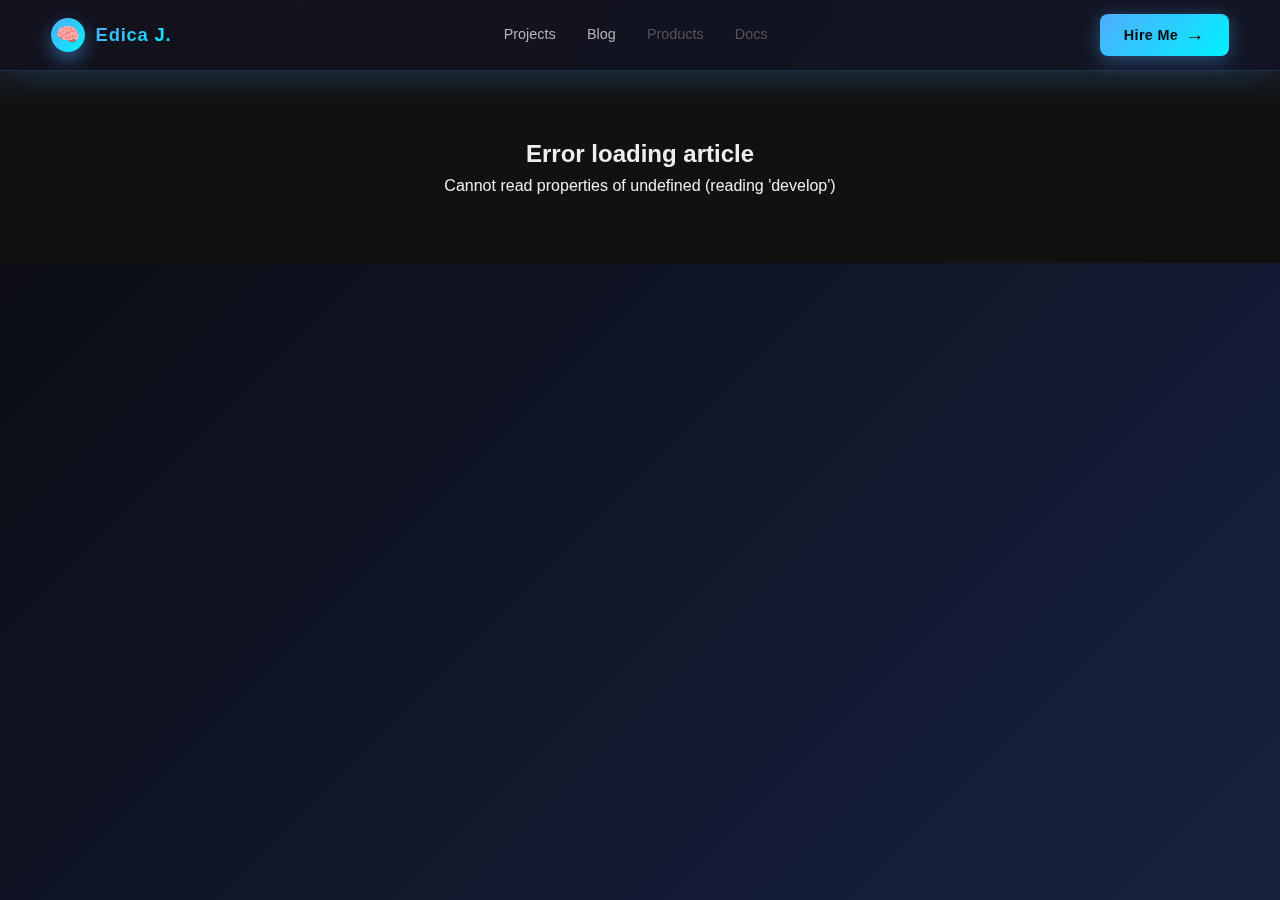
<file: article.html>
<!DOCTYPE html>
<html lang="en">
<head>
  <meta charset="UTF-8">
  <meta http-equiv="X-UA-Compatible" content="IE=edge">
  <meta name="viewport" content="width=device-width, initial-scale=1.0">
  <title>Article</title>
  <link rel="stylesheet" href="./css/style.css">
</head>
<body>
  <!-- Navbar --> 
  <nav class="navbar">
    <div class="logo">
      <span class="brand-icon">🧠</span>
      <span class="brand-text">Edica J.</span>
    </div>  
    <div class="nav-links">
      <a href="./index.html">Projects</a>
      <a href="./blog.html">Blog</a>
      <a href="#" class="disabled">Products</a>
      <a href="#" class="disabled">Docs</a>
    </div>
    <button class="hire-btn">
      Hire Me <span class="arrow">→</span>
    </button>
  </nav>

  <section id="article-container" class="article-page">
    <!-- Article content will be dynamically loaded here -->
  </section>

  <script>
    // Get article ID from URL parameter, default to 1
    const urlParams = new URLSearchParams(window.location.search);
    const articleId = parseInt(urlParams.get('id')) || 1;

    console.log('Loading article ID:', articleId);

    // Fetch and render article with cache busting
    fetch('./data/articles.json?v=' + Date.now())
      .then(response => {
        console.log('Fetch response:', response.status);
        return response.json();
      })
      .then(data => {
        console.log('Articles loaded:', data.articles.length);
        console.log('All article IDs:', data.articles.map(a => a.id));
        
        const article = data.articles.find(a => a.id === articleId);
        if (article) {
          console.log('Found article:', article.title);
          renderArticle(article);
        } else {
          console.error('Article not found for ID:', articleId);
          document.getElementById('article-container').innerHTML = `<div style="padding: 2rem; text-align: center;"><h2>Article not found</h2><p>Article ID ${articleId} does not exist.</p></div>`;
        }
      })
      .catch(error => {
        console.error('Error loading article:', error);
        document.getElementById('article-container').innerHTML = `<div style="padding: 2rem; text-align: center;"><h2>Error loading article</h2><p>${error.message}</p></div>`;
      });

    function renderArticle(article) {
      // Update page title
      document.title = article.title + ' - Jerome Edica';
      
      const container = document.getElementById('article-container');
      
      // Build hero image
      let html = `
        <div class="hero-image">
          <img src="${article.heroImage}" alt="${article.title} Cover">
        </div>

        <div class="article-content">
          <div class="meta">
            <div class="info">
              <h1>${article.title}</h1>
              <p class="date">Posted on: ${article.date}</p>
              <p class="tags">Keywords: ${article.keywords.map(kw => `<span>${kw}</span>`).join(' ')}</p>
            </div>
            <div class="meta-side">
              <p>Develop: <strong>${article.meta.develop}</strong></p>
              <p>Design: <strong>${article.meta.design}</strong></p>
              <p>System Architecture: <strong>${article.meta.systemArchitecture}</strong></p>
              <p>By: <strong>${article.author}</strong></p>
            </div>
          </div>

          <div class="article-body">
      `;

      // Render content blocks
      article.content.forEach(block => {
        if (block.type === 'paragraph') {
          html += `<p>${block.text}</p>`;
        } else if (block.type === 'image-grid') {
          html += '<div class="image-grid">';
          block.images.forEach((img, index) => {
            if (index === 0 && img.caption) {
              html += `
                <figure>
                  <img src="${img.src}" alt="${img.alt}">
                  <figcaption><strong>${img.caption}</strong></figcaption>
                </figure>
              `;
            } else {
              html += `
                <div class="image-pair">
                  <img src="${img.src}" alt="${img.alt}">
                </div>
              `;
            }
          });
          html += '</div>';
        }
      });

      html += `
          </div>

          <div class="download-bar">
            <span>${article.title}</span>
            <button onclick="window.location.href='${article.downloadLink}'">Download Article ⬇</button>
          </div>
        </div>
      `;

      container.innerHTML = html;
    }
  </script>

</body>
</html>
</file>
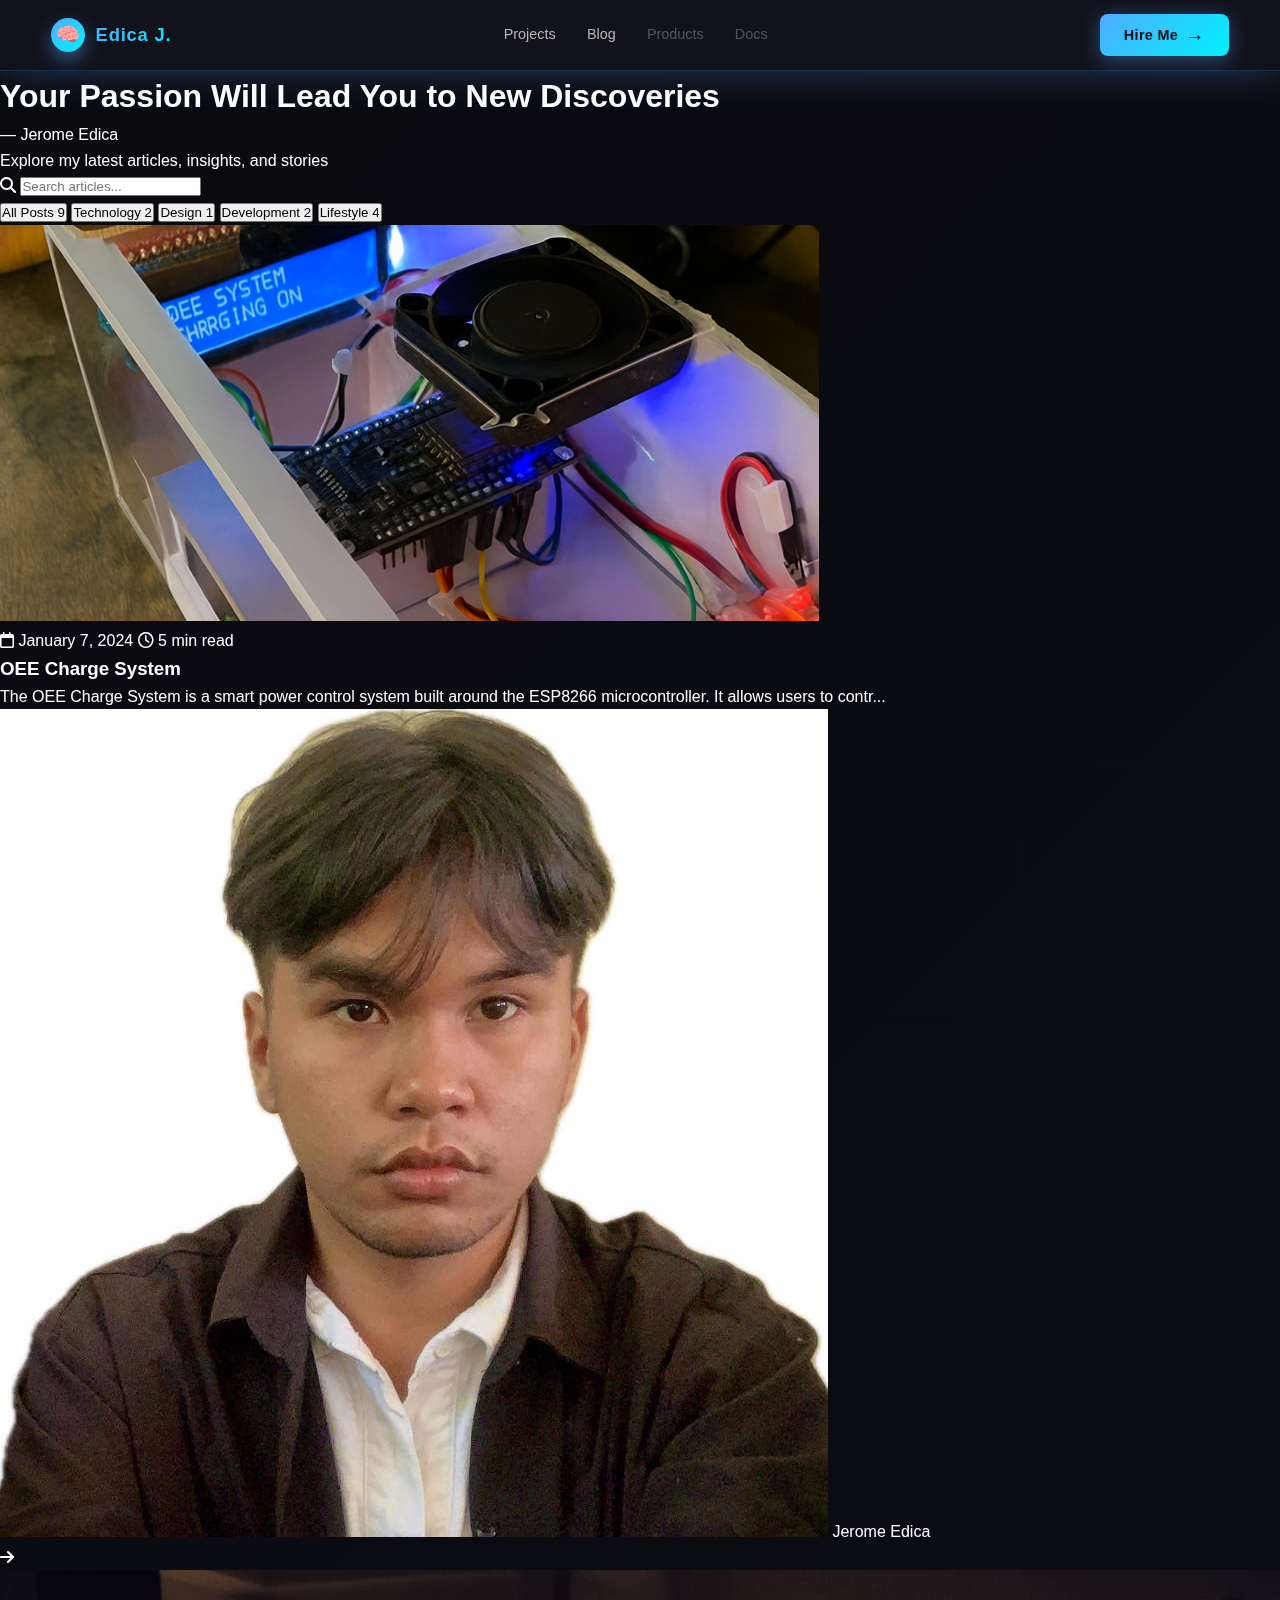
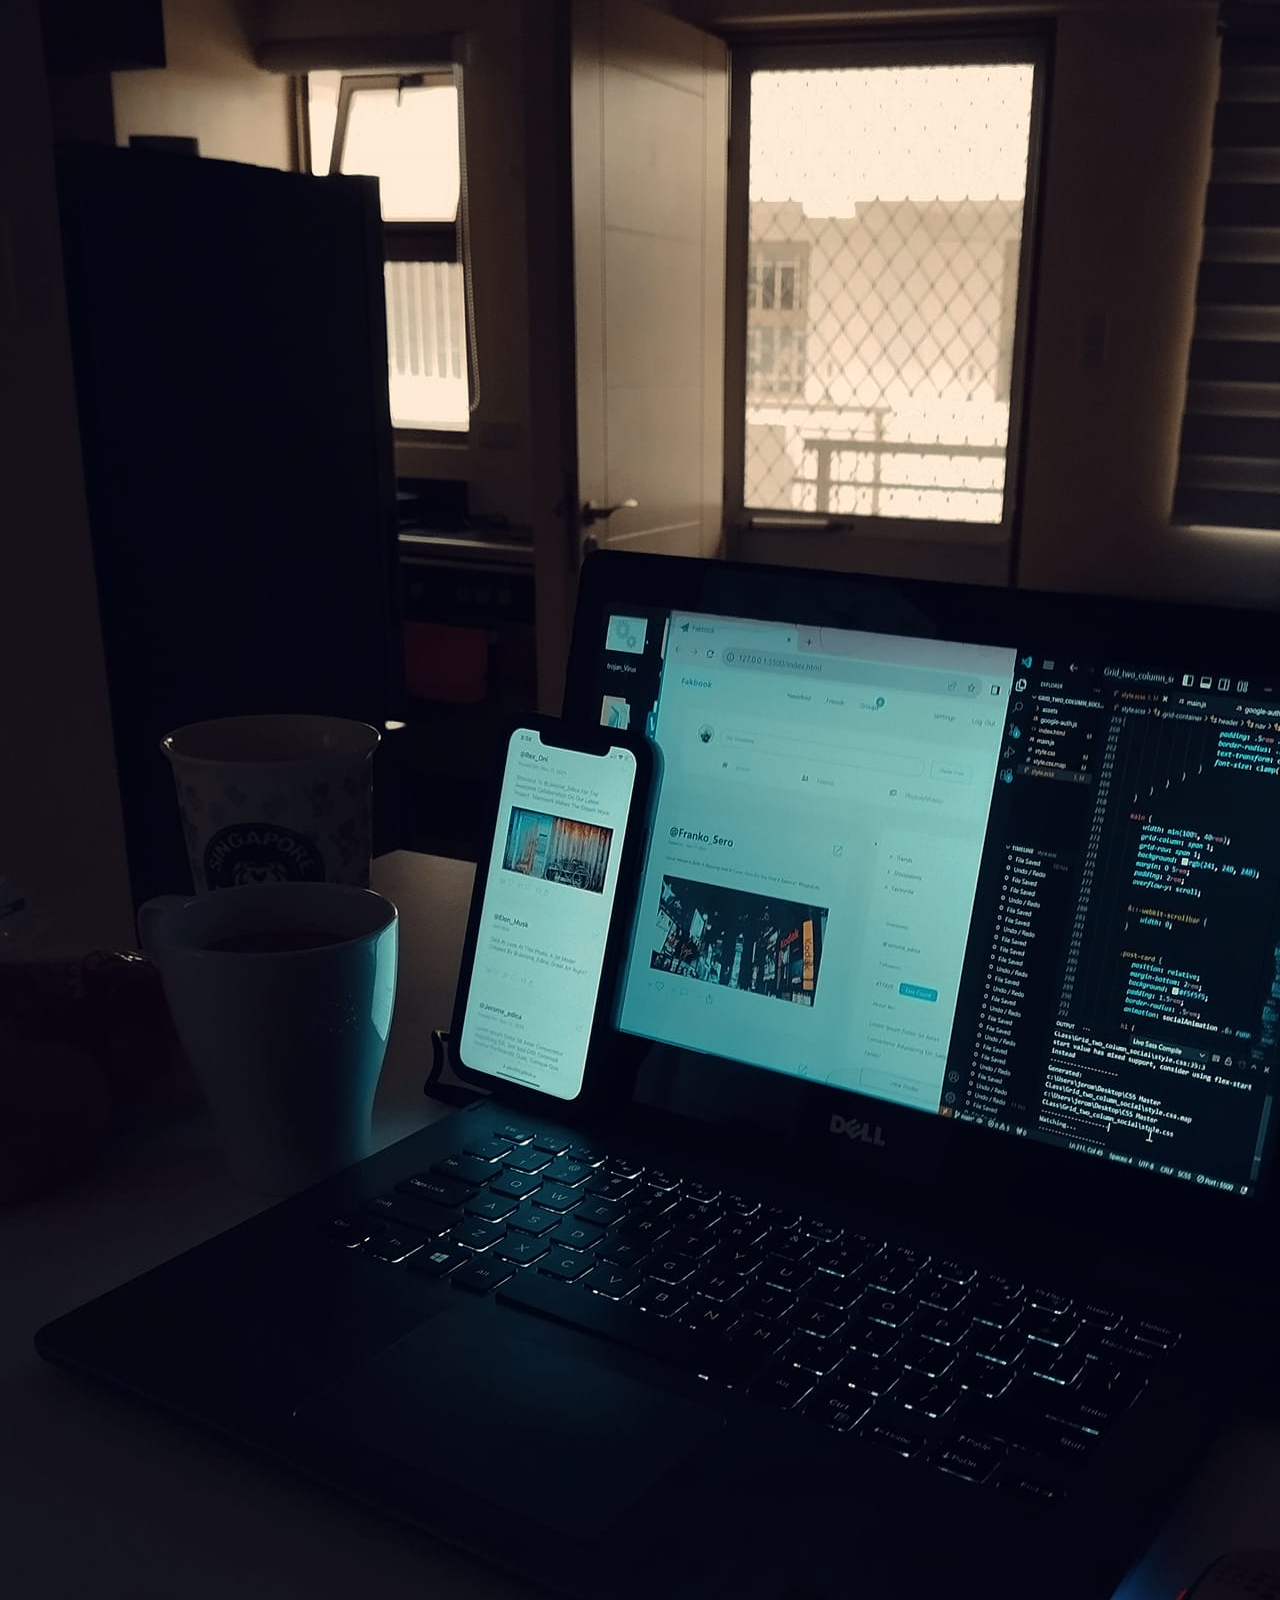
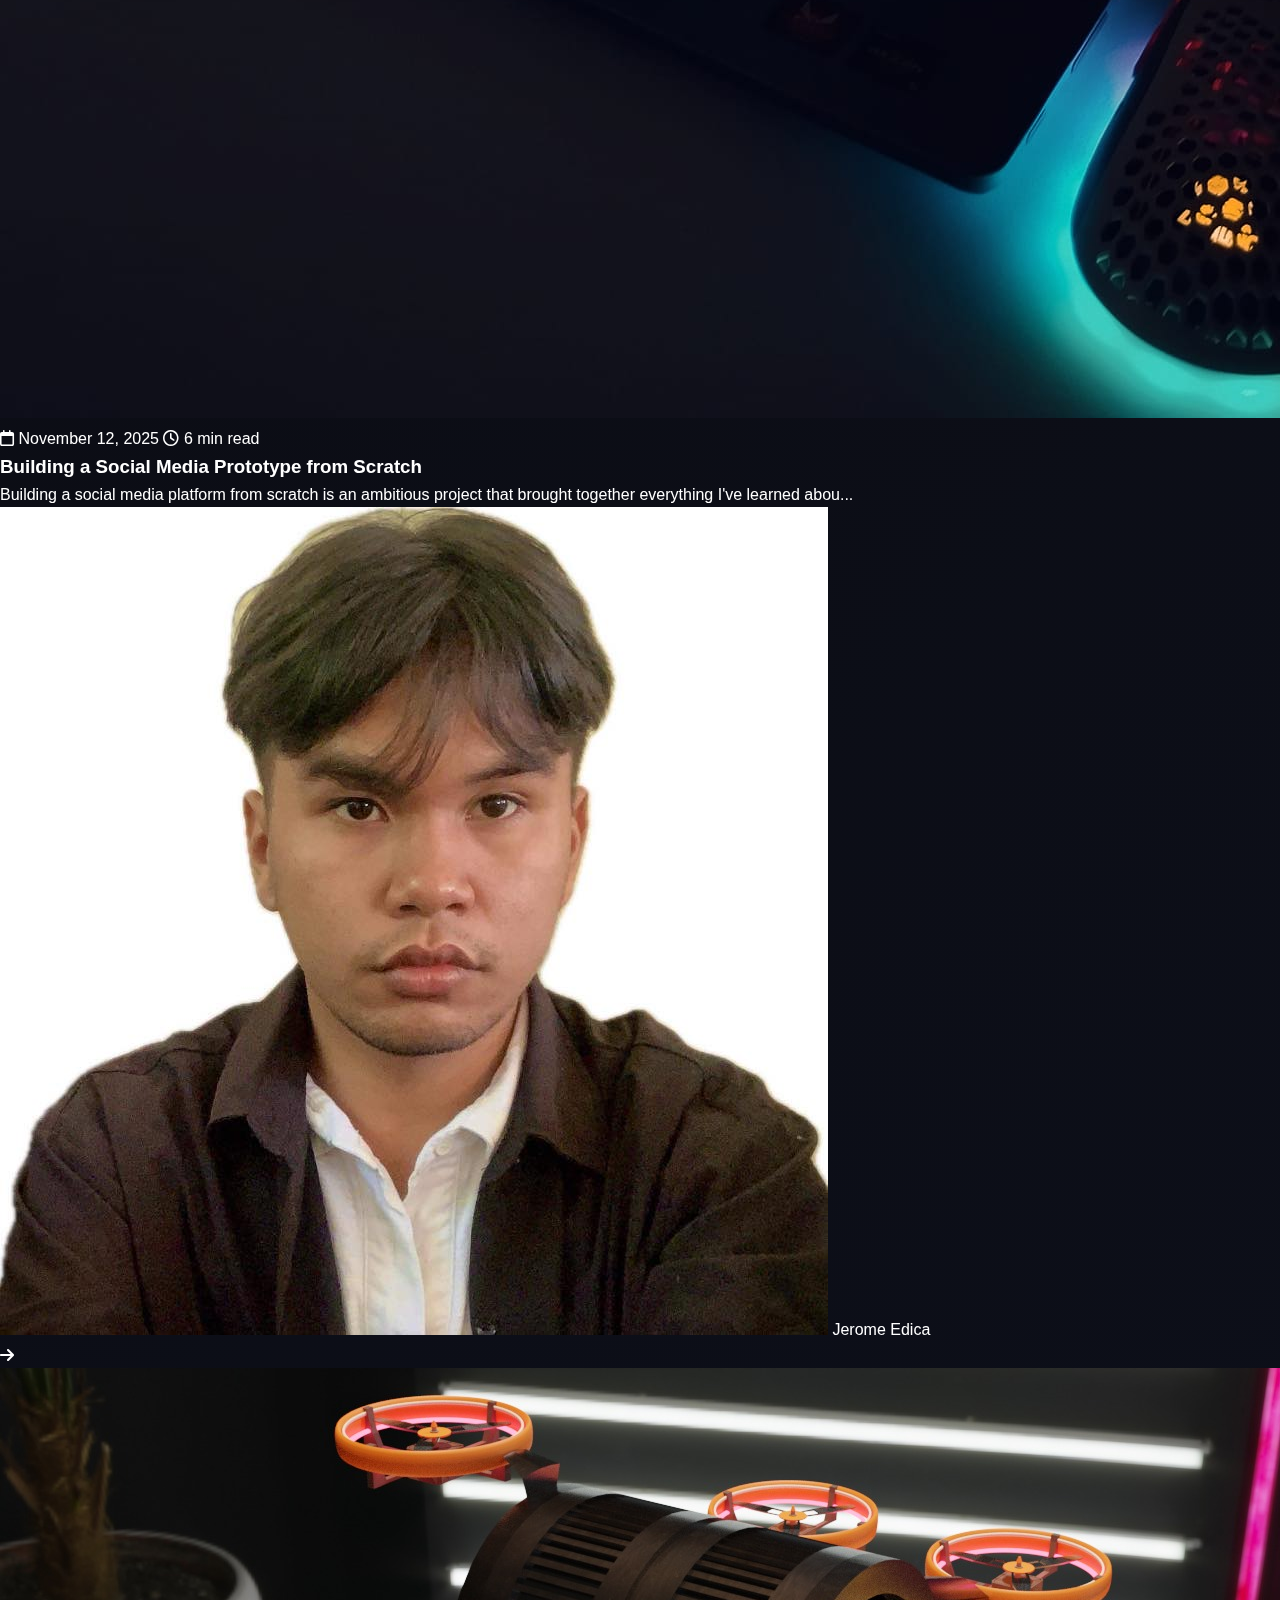
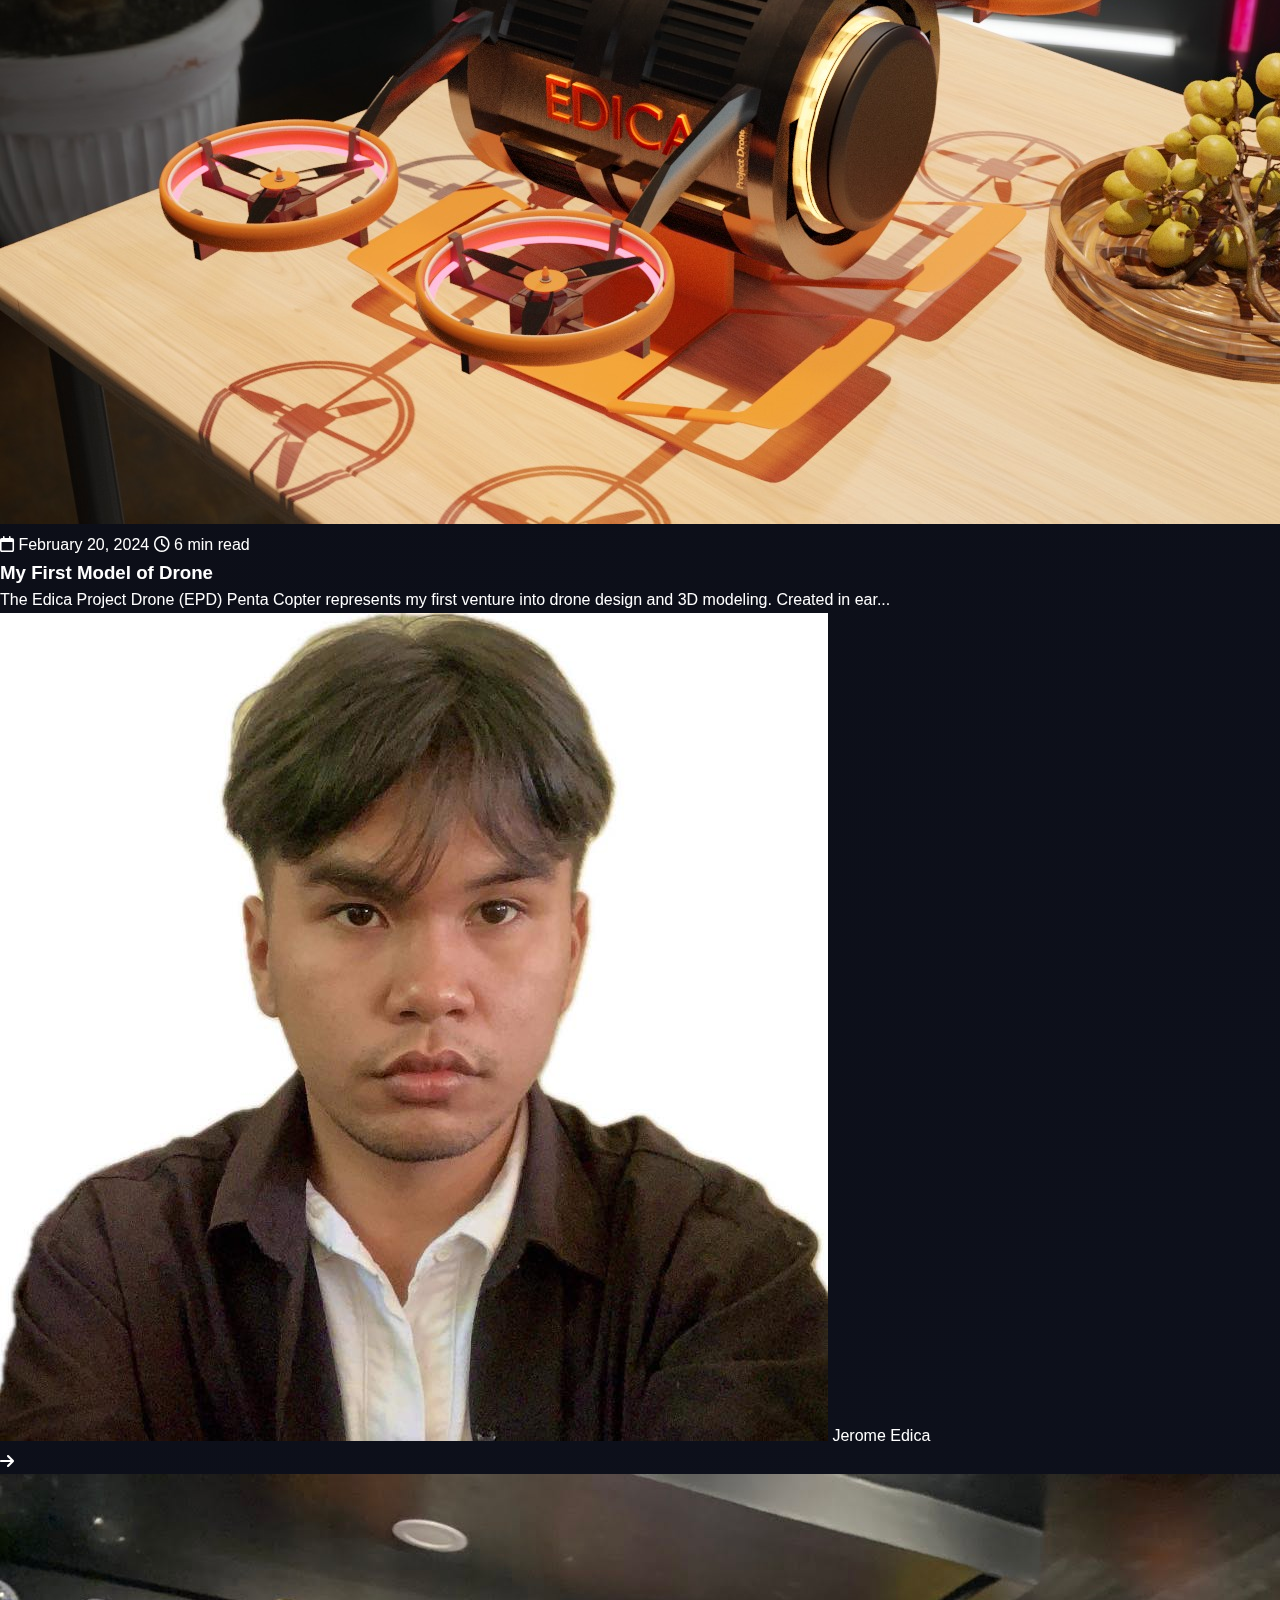
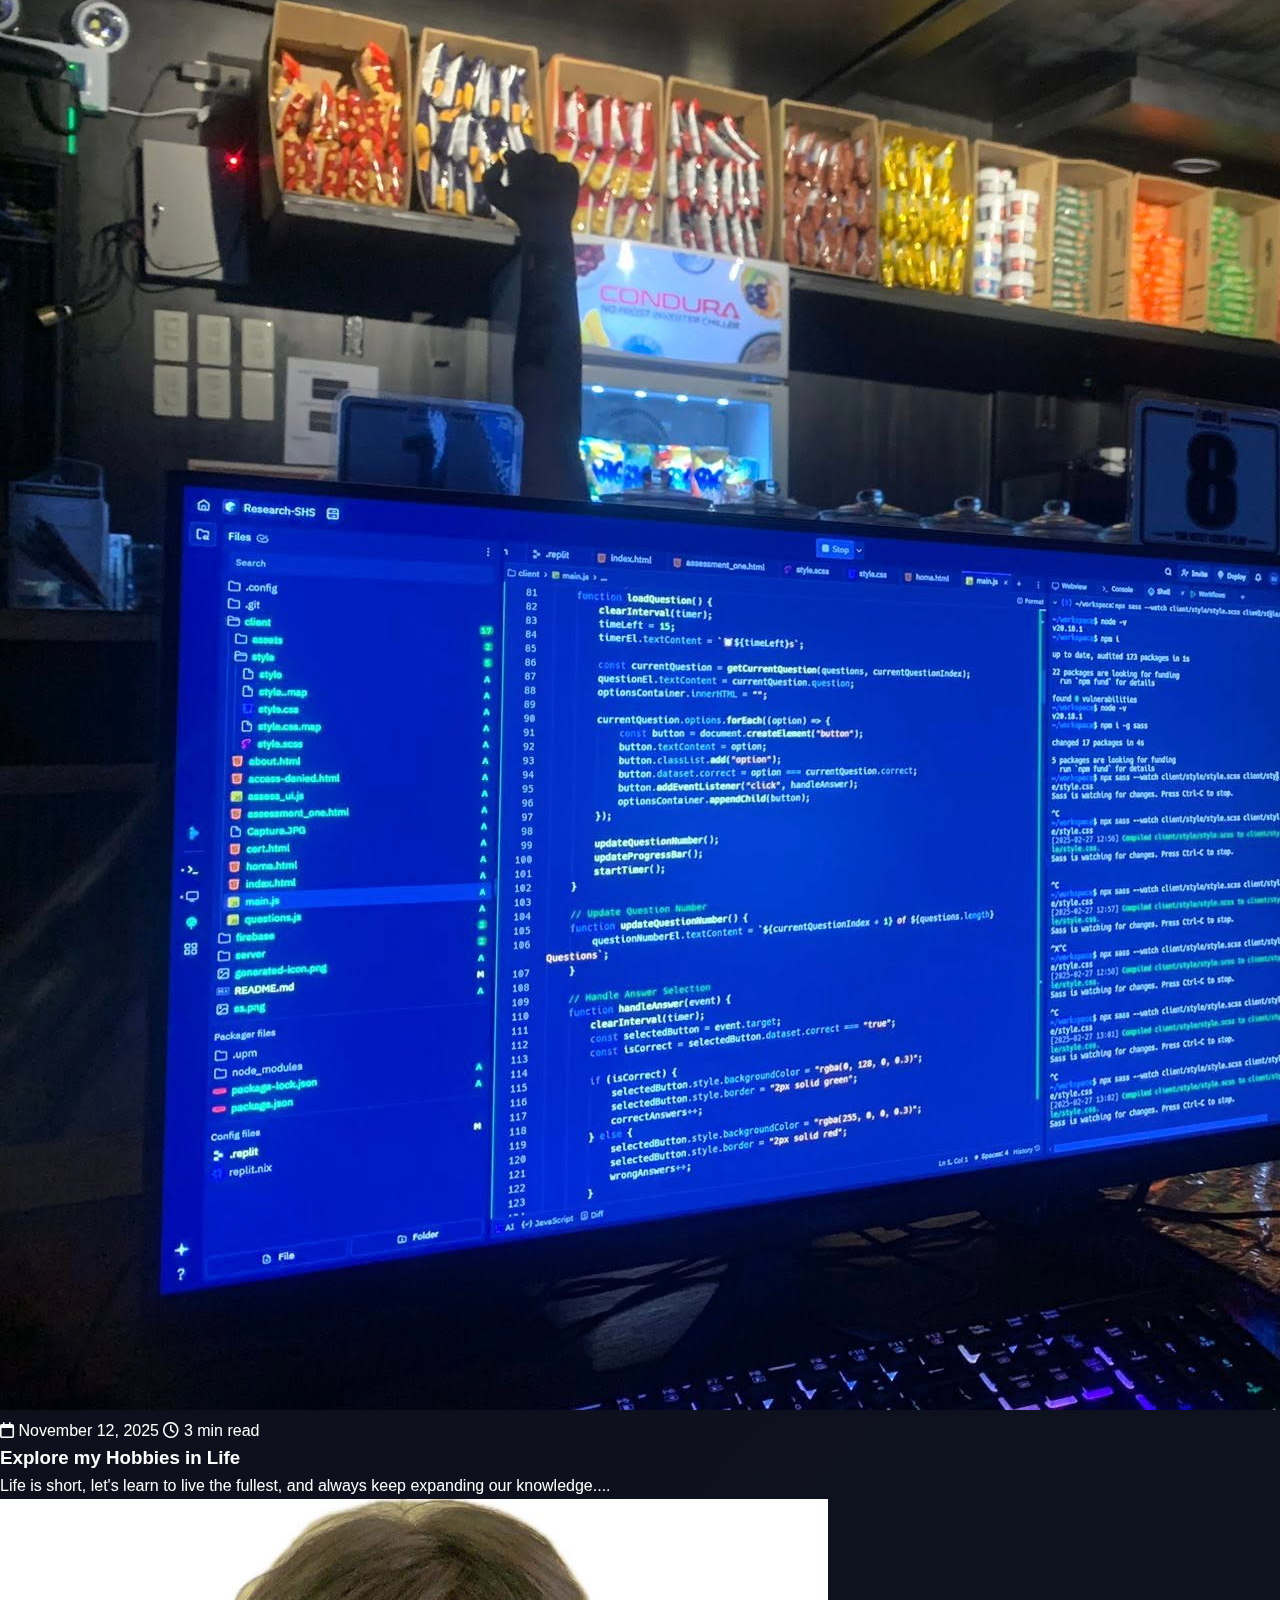
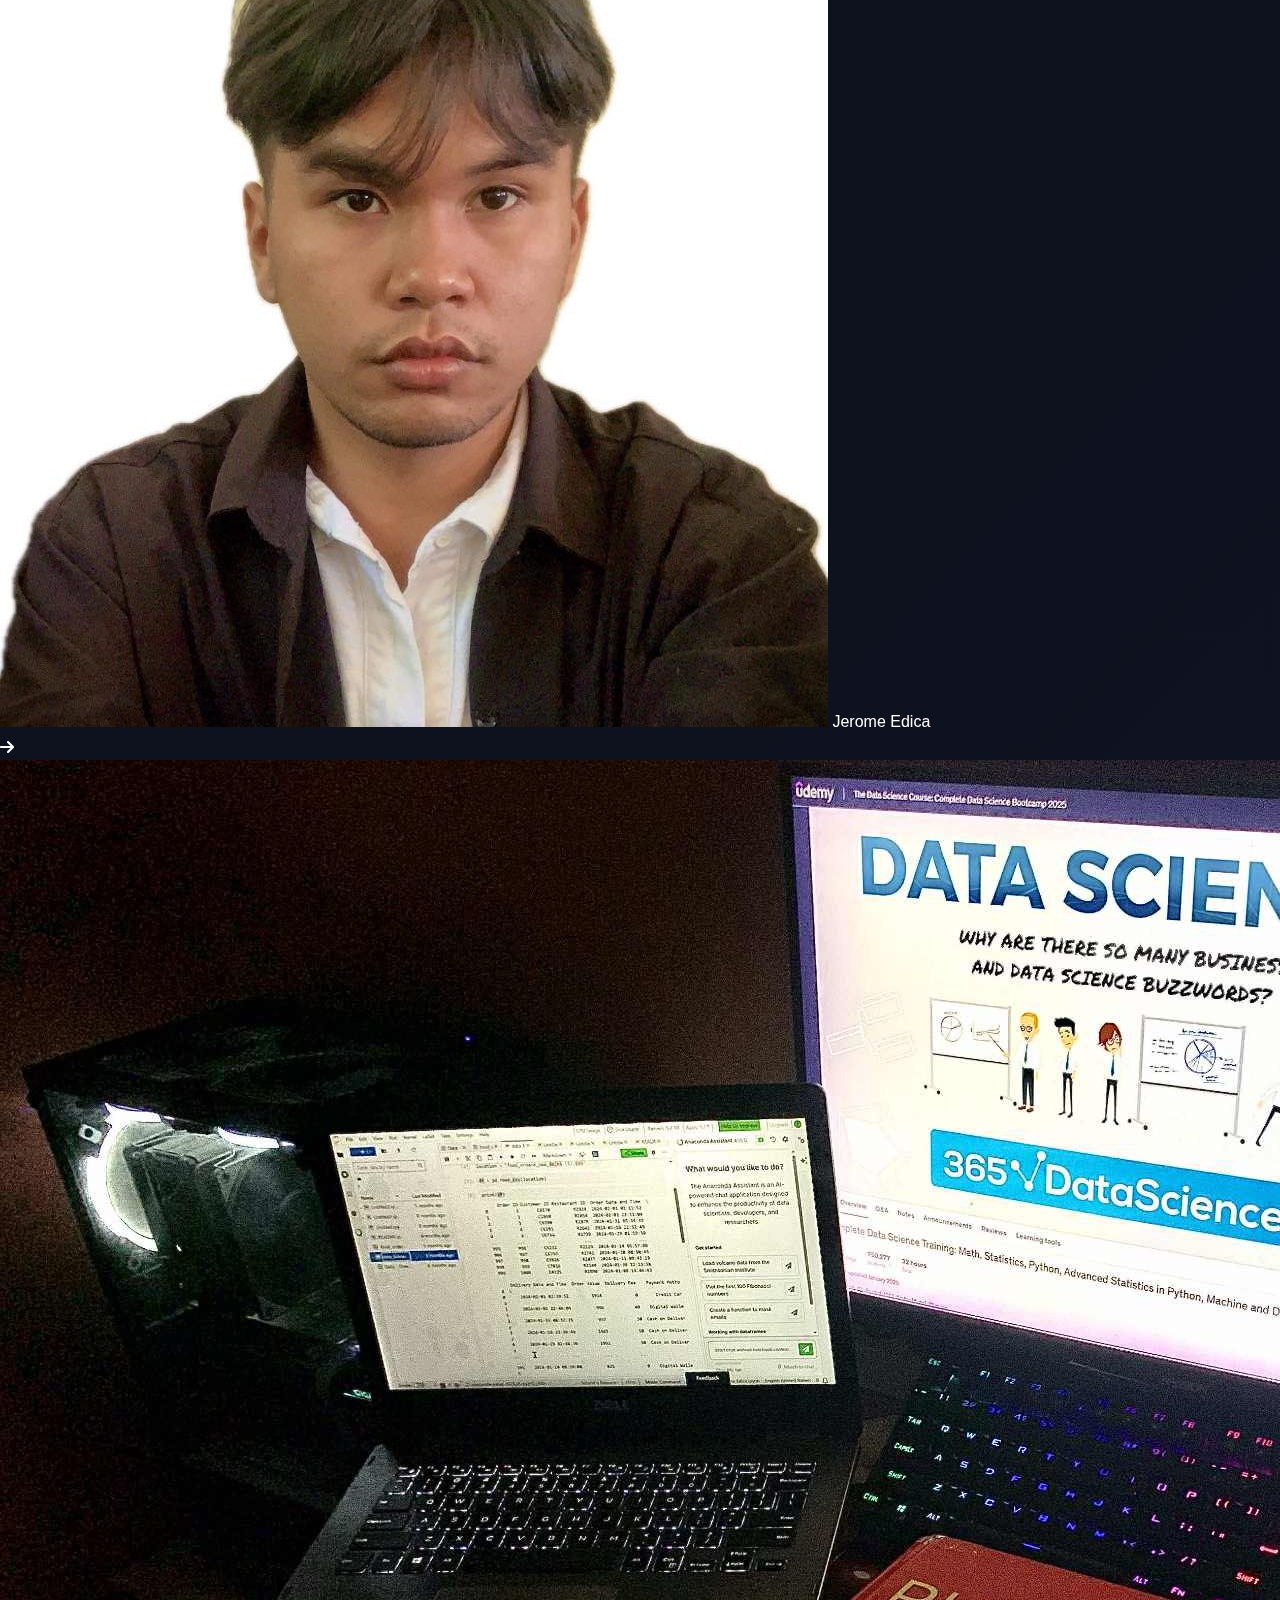
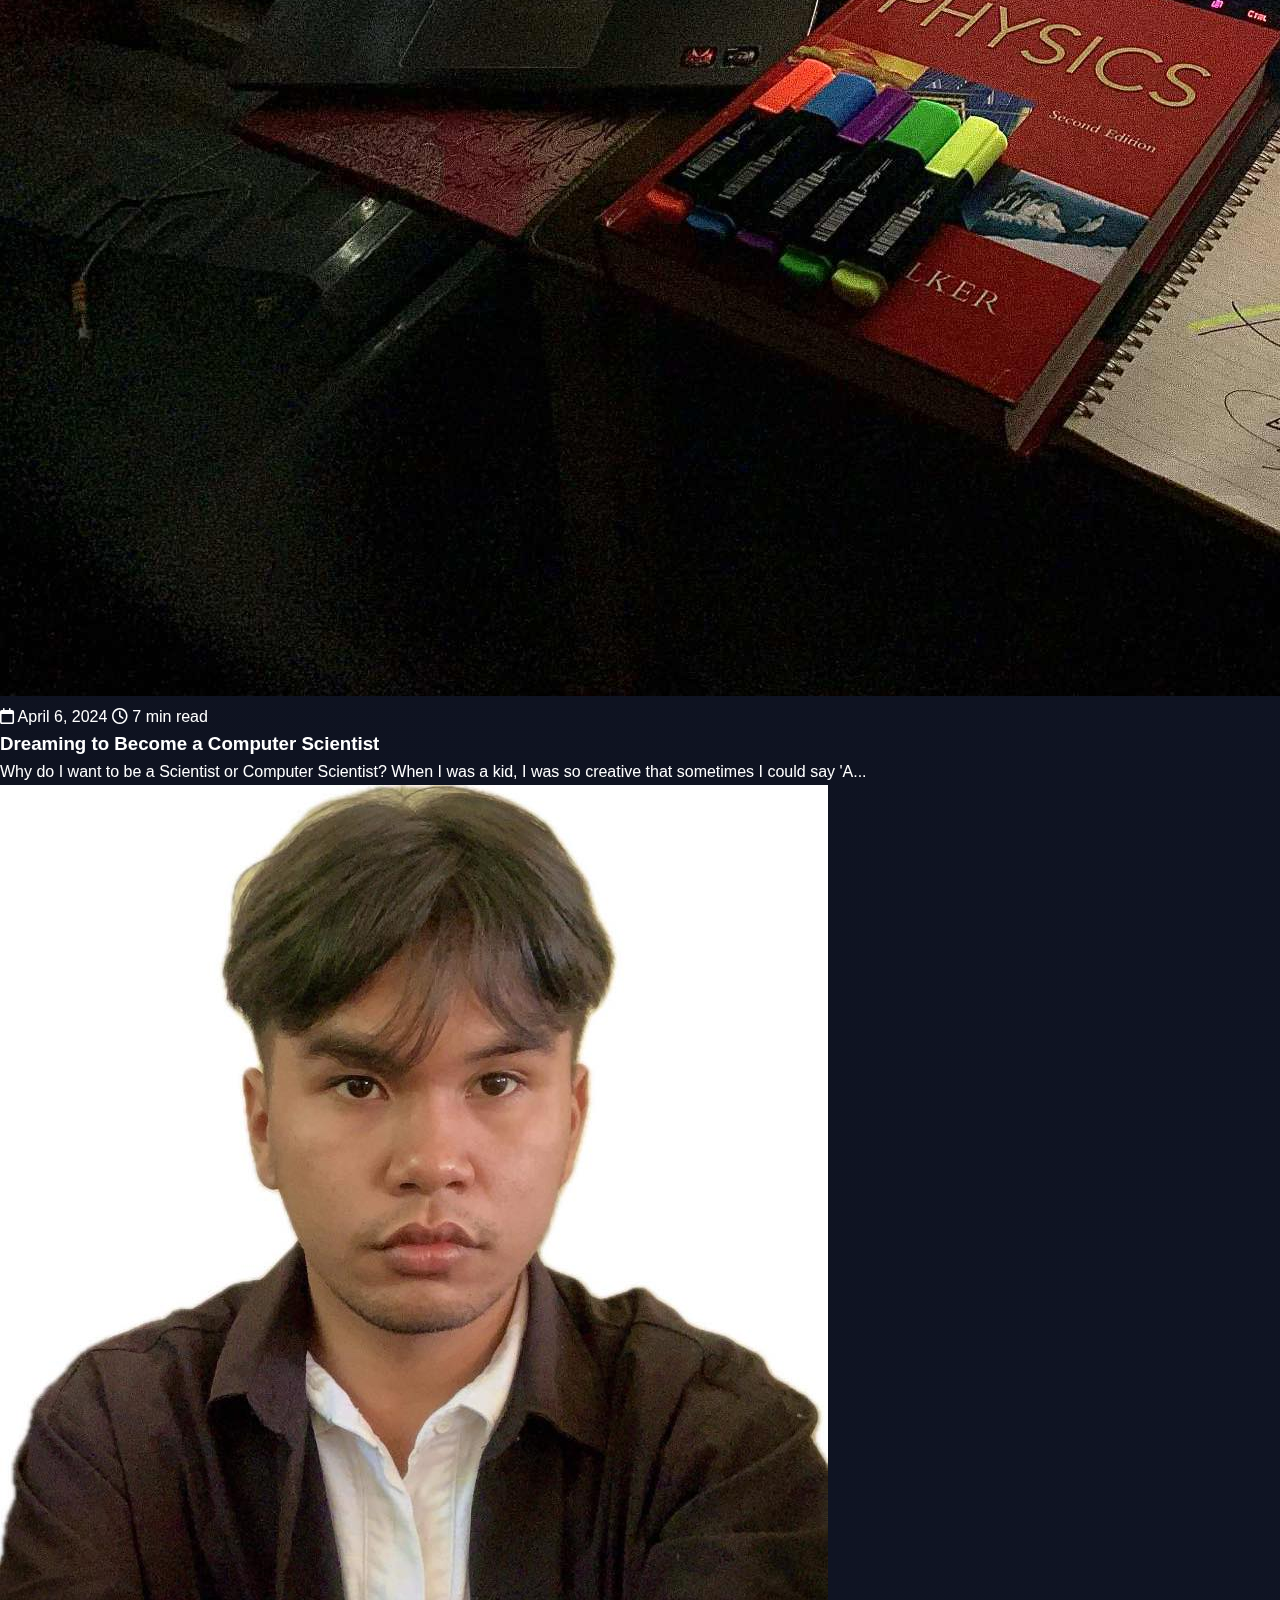
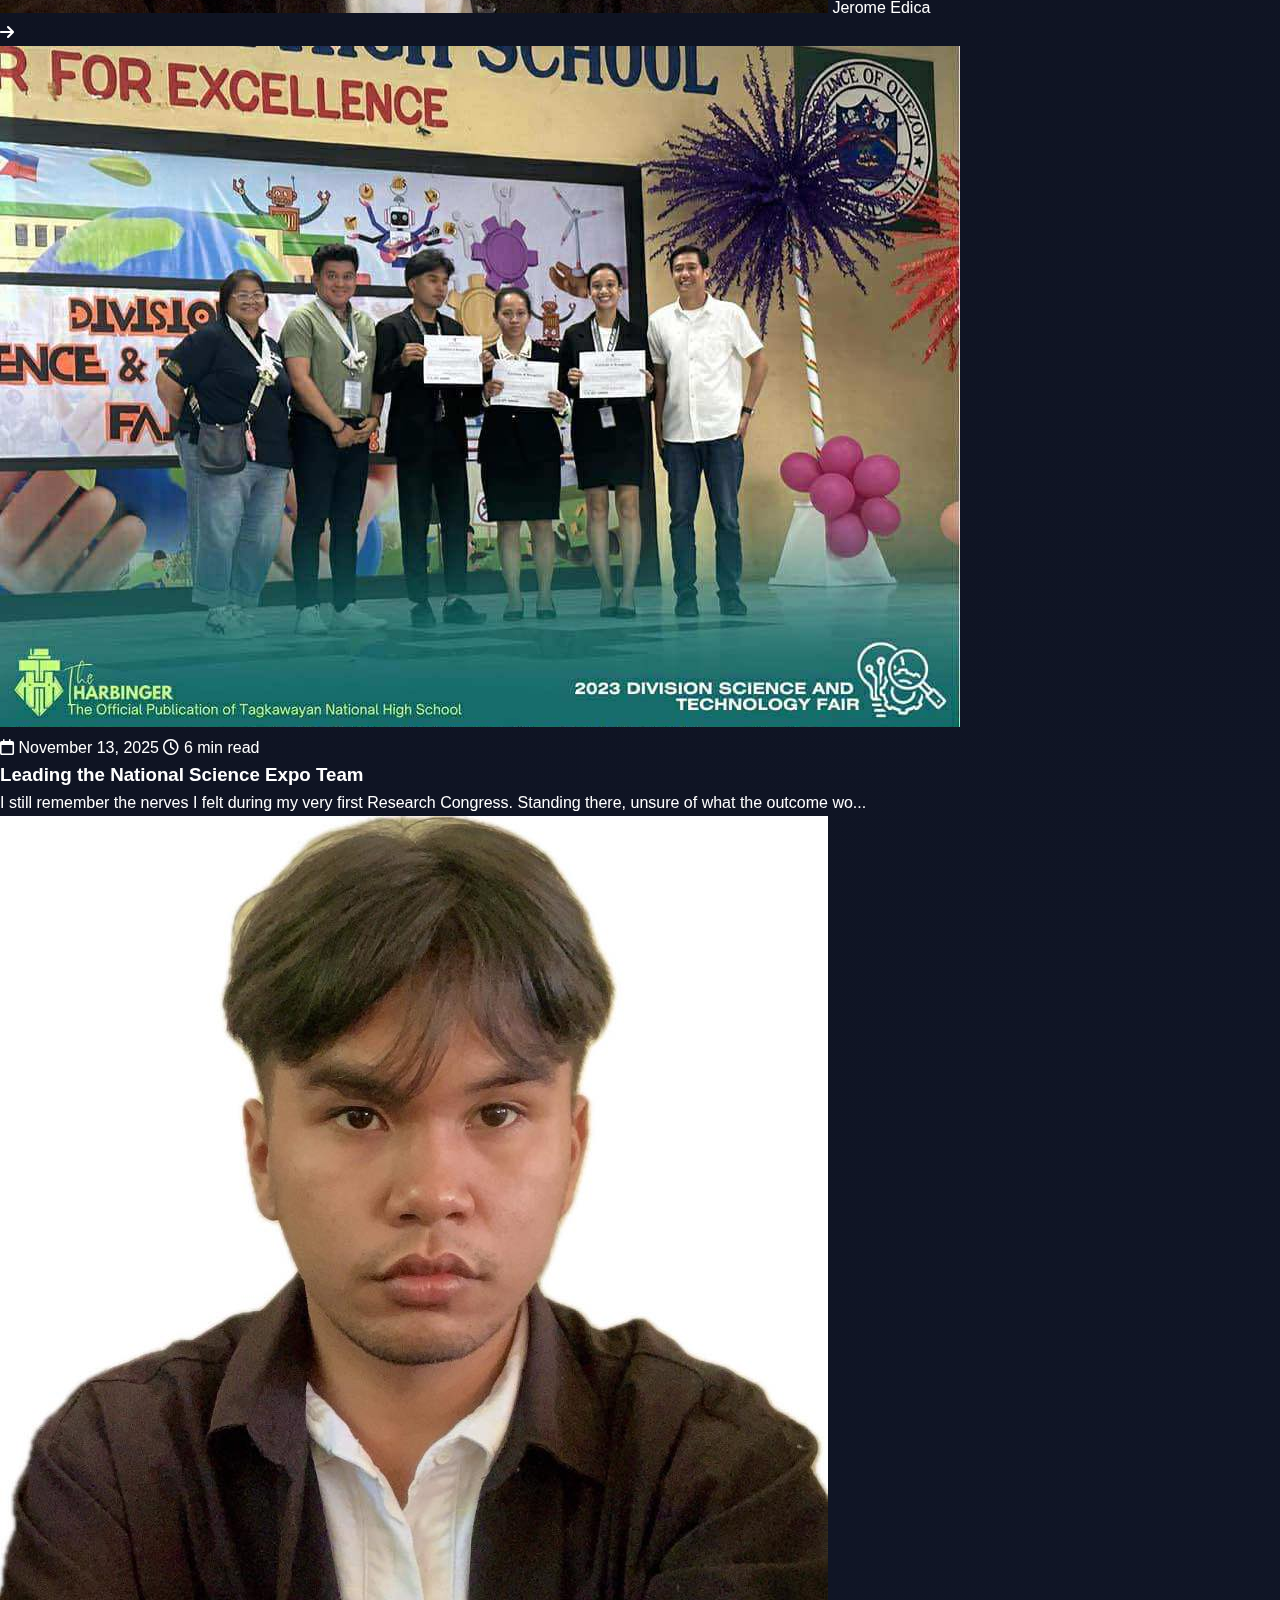
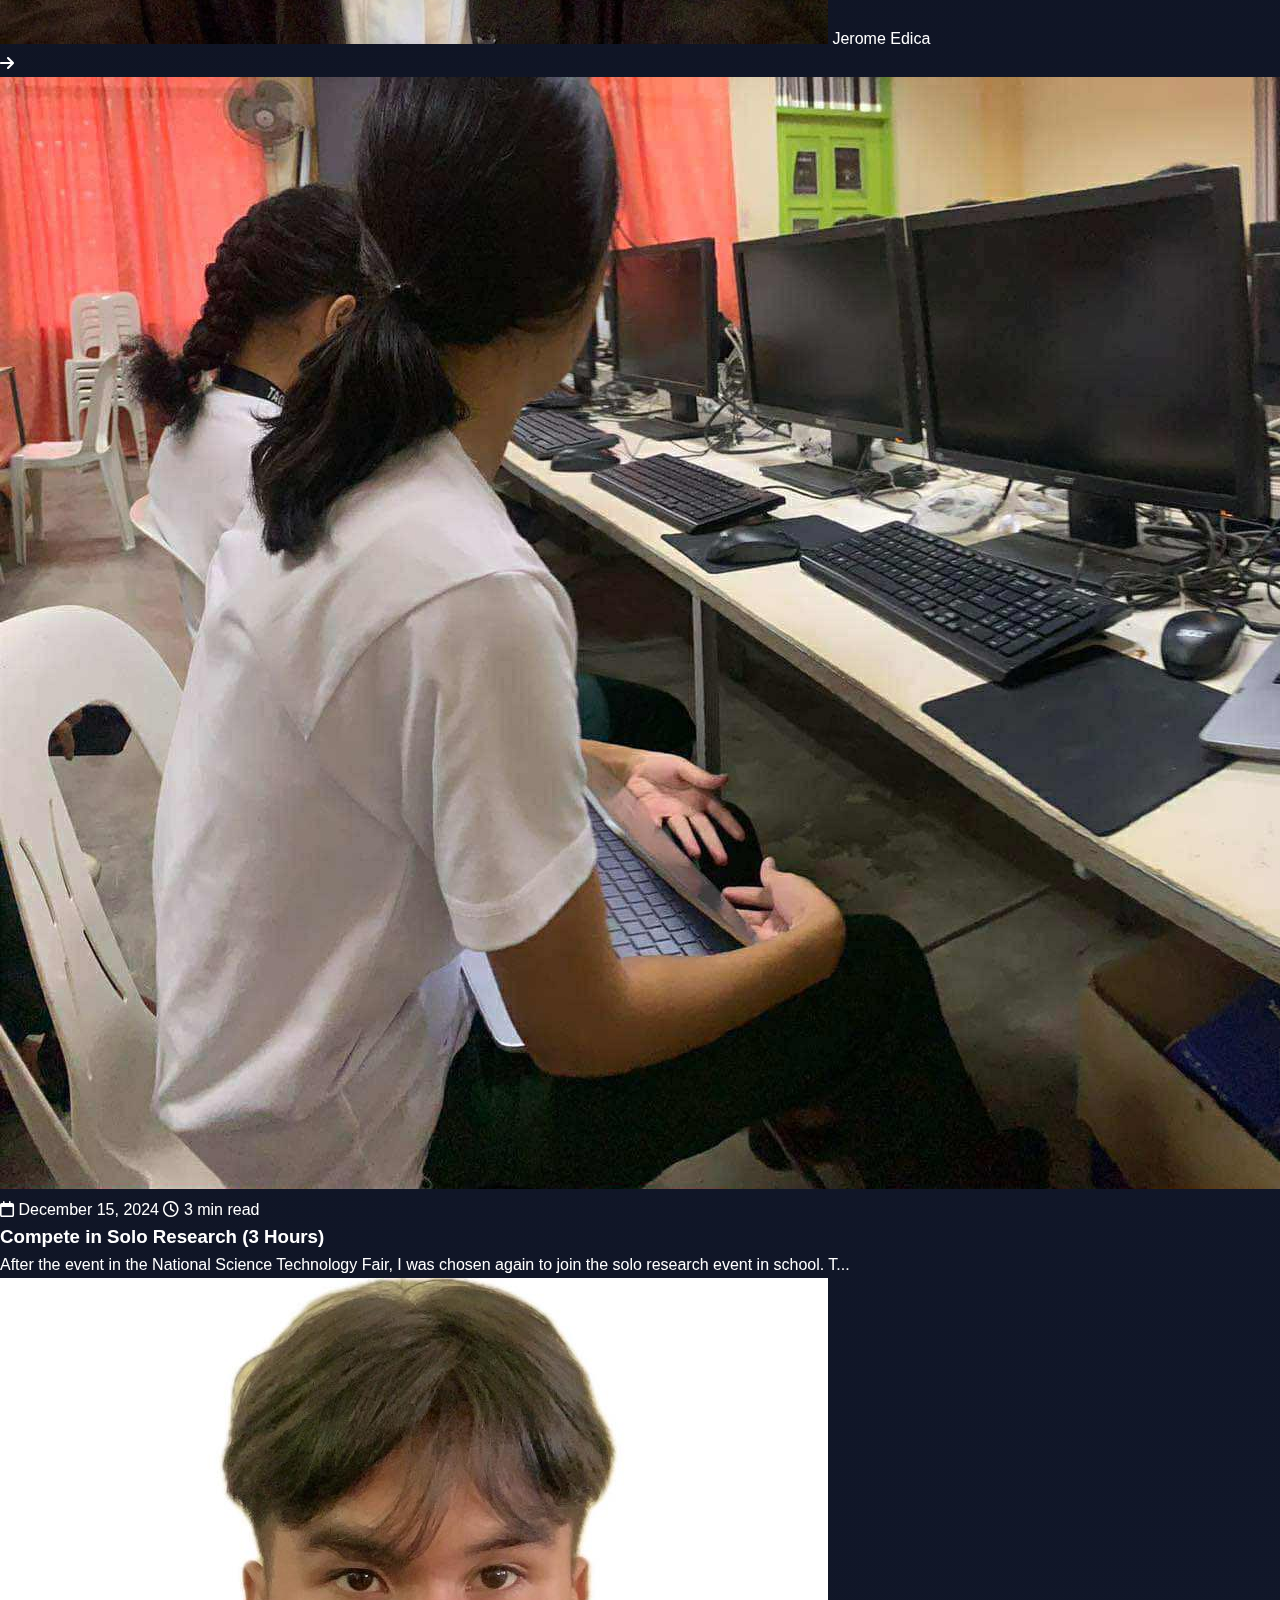
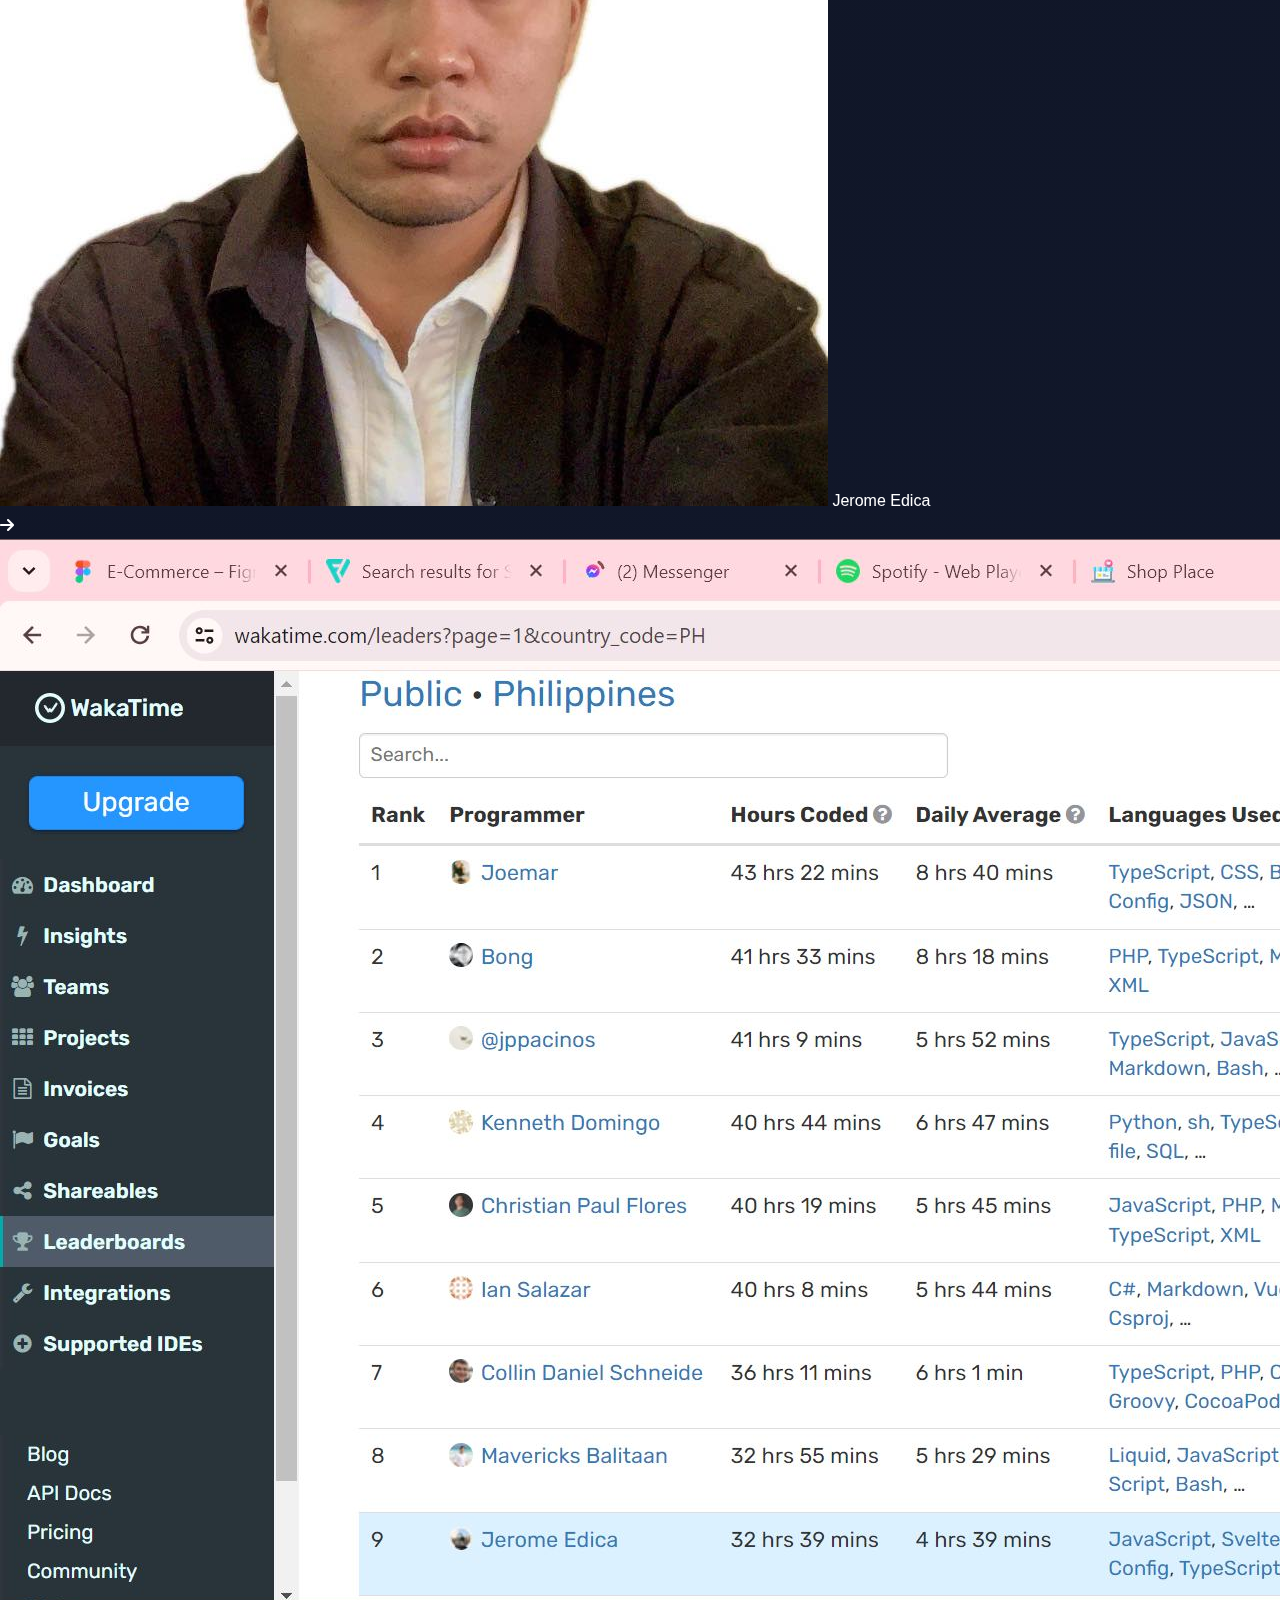
<file: blog.html>
<!DOCTYPE html>
<html lang="en">
<head>
  <meta charset="UTF-8">
  <meta http-equiv="X-UA-Compatible" content="IE=edge">
  <meta name="viewport" content="width=device-width, initial-scale=1.0">
  <title>Blog - Jerome Edica</title>
  <link rel="stylesheet" href="./css/style.css">
  <link rel="stylesheet" href="https://cdnjs.cloudflare.com/ajax/libs/font-awesome/6.5.0/css/all.min.css">
</head>
<body>
  <!-- Navbar -->
  <nav class="navbar">
    <div class="logo">
      <span class="brand-icon">🧠</span>
      <span class="brand-text">Edica J.</span>
    </div>  
    <div class="nav-links">
      <a href="./index.html">Projects</a>
      <a href="./blog.html">Blog</a>
      <a href="#" class="disabled">Products</a>
      <a href="#" class="disabled">Docs</a>
    </div>
    <button class="hire-btn">
      Hire Me <span class="arrow">→</span>
    </button>
  </nav>

  <!-- Blog Hero Section -->
  <section class="blog-hero">
    <h1>Your Passion Will Lead You to New Discoveries</h1>
    <p>— Jerome Edica</p>
    <p>Explore my latest articles, insights, and stories</p>
    <div class="search-bar">
      <i class="fas fa-search"></i>
      <input type="text" id="search-input" placeholder="Search articles...">
    </div>
  </section>

  <!-- Filter Tabs -->
  <section class="blog-filters">
    <button class="filter-btn active" data-category="all">
      All Posts <span class="count" id="count-all">0</span>
    </button>
    <button class="filter-btn" data-category="Technology">
      Technology <span class="count" id="count-tech">0</span>
    </button>
    <button class="filter-btn" data-category="Design">
      Design <span class="count" id="count-design">0</span>
    </button>
    <button class="filter-btn" data-category="Development">
      Development <span class="count" id="count-dev">0</span>
    </button>
    <button class="filter-btn" data-category="Lifestyle">
      Lifestyle <span class="count" id="count-lifestyle">0</span>
    </button>
  </section>

  <!-- Blog Grid -->
  <section class="blog-grid" id="blog-grid">
    <!-- Cards will be dynamically loaded here -->
  </section>

  <!-- Article Modal -->
  <div class="article-modal" id="article-modal">
    <div class="article-modal-overlay" onclick="closeArticleModal()"></div>
    <div class="article-modal-content">
      <button class="modal-close" onclick="closeArticleModal()">
        <i class="fas fa-times"></i>
      </button>
      <div id="article-detail">
        <!-- Article content will be loaded here -->
      </div>
    </div>
  </div>

  <!-- Footer -->
  <footer class="site-footer">
    <div class="footer-inner">
      <div class="footer-logo">
        <span class="brand-icon">🧠</span>
        <span class="brand-text">EDICA J.</span>
      </div>

      <div class="footer-content">
        <div class="footer-column donate-column">
          <p class="donate-text">
            Support this student's journey, every contribution helps empower learning and development.
          </p>
          <button class="donate-button">Donate Now</button>
        </div>

        <div class="footer-columns">
          <div class="footer-column">
            <h4>Socials</h4>
            <a href="#">Facebook</a>
            <a href="#">GitHub</a>
          </div>
          <div class="footer-column">
            <h4>Dev Story</h4>
            <a href="#">OEE Charge System</a>
            <a href="#">Freelance Journey</a>
          </div>
          <div class="footer-column">
            <h4>PDF Files</h4>
            <a href="#">Python Essentials</a>
            <a href="#">Data Analytics</a>
          </div>
          <div class="footer-column">
            <h4>Contact</h4>
            <p>edica.discovery@gmail.com</p>
            <p>Manila, Philippines</p>
            <a id="send_message_footer" href="#">
              <i class="fas fa-paper-plane"></i> Send a message
            </a>
          </div>
        </div>
      </div>
    </div>

    <hr />
    <div class="footer-bottom">
      © 2025 Jerome Edica. All rights reserved.
    </div>
  </footer>

  <script>
    let allArticles = [];
    let filteredArticles = [];

    // Fetch articles
    fetch('./data/articles.json?v=' + Date.now())
      .then(response => response.json())
      .then(data => {
        allArticles = data.articles;
        filteredArticles = allArticles;
        updateCounts();
        renderBlogCards(filteredArticles);
      })
      .catch(error => {
        console.error('Error loading articles:', error);
        document.getElementById('blog-grid').innerHTML = '<p style="text-align: center; padding: 2rem; color: #888;">Error loading blog posts.</p>';
      });

    // Render blog cards
    function renderBlogCards(articles) {
      const grid = document.getElementById('blog-grid');
      
      if (articles.length === 0) {
        grid.innerHTML = '<p style="text-align: center; padding: 2rem; color: #888; grid-column: 1/-1;">No articles found.</p>';
        return;
      }

      grid.innerHTML = articles.map(article => {
        const readTime = Math.floor(Math.random() * 5) + 3; // Random 3-8 min
        
        return `
          <article class="blog-card" onclick="openArticleModal(${article.id})">
            <div class="blog-card-image">
              <img src="${article.heroImage}" alt="${article.title}">
            </div>
            <div class="blog-card-content">
              <div class="blog-meta">
                <span><i class="far fa-calendar"></i> ${article.date}</span>
                <span><i class="far fa-clock"></i> ${readTime} min read</span>
              </div>
              <h3>${article.title}</h3>
              <p>${article.content[0]?.text.substring(0, 120)}...</p>
              <div class="blog-footer">
                <div class="author">
                  <img src="./assets/profile_img.jpg" alt="${article.author}">
                  <span>${article.author}</span>
                </div>
                <i class="fas fa-arrow-right"></i>
              </div>
            </div>
          </article>
        `;
      }).join('');
    }

    // Update counts
    function updateCounts() {
      document.getElementById('count-all').textContent = allArticles.length;
      document.getElementById('count-tech').textContent = allArticles.filter(a => a.keywords.includes('Technology') || a.keywords.includes('IoT') || a.keywords.includes('ESP8266')).length;
      document.getElementById('count-design').textContent = allArticles.filter(a => a.keywords.includes('Design') || a.keywords.includes('3D Printing')).length;
      document.getElementById('count-dev').textContent = allArticles.filter(a => a.keywords.includes('Development') || a.keywords.includes('Web Development') || a.keywords.includes('Arduino')).length;
      document.getElementById('count-lifestyle').textContent = allArticles.filter(a => a.keywords.includes('Lifestyle') || a.keywords.includes('Personal') || a.keywords.includes('Hobbies')).length;
    }

    // Filter functionality
    document.querySelectorAll('.filter-btn').forEach(btn => {
      btn.addEventListener('click', function() {
        document.querySelectorAll('.filter-btn').forEach(b => b.classList.remove('active'));
        this.classList.add('active');
        
        const category = this.dataset.category;
        
        if (category === 'all') {
          filteredArticles = allArticles;
        } else {
          filteredArticles = allArticles.filter(article => {
            if (category === 'Technology') {
              return article.keywords.some(kw => ['Technology', 'IoT', 'ESP8266', 'Firebase', 'Microcontroller'].includes(kw));
            } else if (category === 'Design') {
              return article.keywords.some(kw => ['Design', '3D Printing', 'Blender'].includes(kw));
            } else if (category === 'Development') {
              return article.keywords.some(kw => ['Development', 'Web Development', 'Arduino', 'Robotics'].includes(kw));
            } else if (category === 'Lifestyle') {
              return article.keywords.some(kw => ['Lifestyle', 'Personal', 'Hobbies', 'Personal Growth', 'Inspiration'].includes(kw));
            }
            return false;
          });
        }
        
        renderBlogCards(filteredArticles);
      });
    });

    // Search functionality
    document.getElementById('search-input').addEventListener('input', function(e) {
      const query = e.target.value.toLowerCase();
      
      if (query === '') {
        renderBlogCards(filteredArticles);
        return;
      }
      
      const searchResults = filteredArticles.filter(article => 
        article.title.toLowerCase().includes(query) ||
        article.keywords.some(kw => kw.toLowerCase().includes(query)) ||
        article.content.some(c => c.text && c.text.toLowerCase().includes(query))
      );
      
      renderBlogCards(searchResults);
    });

    // Modal functions
    function openArticleModal(articleId) {
      const article = allArticles.find(a => a.id === articleId);
      if (!article) return;

      const modal = document.getElementById('article-modal');
      const detail = document.getElementById('article-detail');
      
      // Render article content
      let contentHTML = `
        <div class="article-hero">
          <img src="${article.heroImage}" alt="${article.title}">
        </div>
        <div class="article-header">
          <div class="article-meta">
            <span><i class="far fa-calendar"></i> ${article.date}</span>
            <span><i class="far fa-user"></i> ${article.author}</span>
          </div>
          <h1>${article.title}</h1>
          <div class="article-keywords">
            ${article.keywords.map(kw => `<span class="keyword-tag">${kw}</span>`).join('')}
          </div>
        </div>
        <div class="article-body">
      `;

      article.content.forEach(block => {
        if (block.type === 'paragraph') {
          contentHTML += `<p>${block.text}</p>`;
        } else if (block.type === 'heading') {
          contentHTML += `<h2>${block.text}</h2>`;
        } else if (block.type === 'image') {
          contentHTML += `<img src="${block.src}" alt="${block.alt || 'Article image'}" class="article-image">`;
        } else if (block.type === 'list') {
          contentHTML += `<ul>${block.items.map(item => `<li>${item}</li>`).join('')}</ul>`;
        }
      });

      contentHTML += '</div>';
      detail.innerHTML = contentHTML;
      modal.style.display = 'flex';
      document.body.style.overflow = 'hidden';
    }

    function closeArticleModal() {
      const modal = document.getElementById('article-modal');
      modal.style.display = 'none';
      document.body.style.overflow = 'auto';
    }

    // Close modal with Escape key
    document.addEventListener('keydown', function(e) {
      if (e.key === 'Escape') {
        closeArticleModal();
      }
    });
  </script>

</body>
</html>
</file>
<file: css/style.css>
* {
  margin: 0;
  padding: 0;
  box-sizing: border-box;
}

/* CSS Variables for Consistent Design System */
:root {
  --primary-gradient: linear-gradient(135deg, #4facfe 0%, #00f2fe 100%);
  --secondary-gradient: linear-gradient(135deg, #667eea 0%, #764ba2 100%);
  --accent-gradient: linear-gradient(135deg, #f093fb 0%, #f5576c 100%);
  --dark-bg: #0a0a0f;
  --dark-card: rgba(20, 20, 30, 0.85);
  --glass-bg: rgba(255, 255, 255, 0.03);
  --border-glow: rgba(79, 172, 254, 0.2);
  --text-primary: #ffffff;
  --text-secondary: #b4b4b4;
  --spacing-xs: 0.5rem;
  --spacing-sm: 1rem;
  --spacing-md: 2rem;
  --spacing-lg: 4rem;
  --radius-sm: 8px;
  --radius-md: 16px;
  --radius-lg: 24px;
  --transition-smooth: all 0.4s cubic-bezier(0.4, 0, 0.2, 1);
  --shadow-sm: 0 4px 20px rgba(0, 0, 0, 0.3);
  --shadow-md: 0 8px 40px rgba(0, 0, 0, 0.4);
  --shadow-lg: 0 16px 60px rgba(0, 0, 0, 0.5);
  --shadow-glow: 0 0 40px rgba(79, 172, 254, 0.3);
}

/* Animated Gradient Backgrounds */
@keyframes gradientFlow {
  0% {
    background-position: 0% 50%;
  }
  50% {
    background-position: 100% 50%;
  }
  100% {
    background-position: 0% 50%;
  }
}

body {
  font-family: "Inter", sans-serif;
  background: linear-gradient(-45deg, #0a0a0f, #1a1a2e, #16213e, #0a0a0f);
  background-size: 400% 400%;
  animation: gradientFlow 20s ease infinite;
  color: var(--text-primary);
  line-height: 1.6;
  overflow-x: hidden;
}

/* Custom Scrollbar with Blue Gradient Theme */
::-webkit-scrollbar {
  width: 12px;
  height: 12px;
}

::-webkit-scrollbar-track {
  background: rgba(10, 10, 15, 0.95);
  border-radius: 10px;
}

::-webkit-scrollbar-thumb {
  background: var(--primary-gradient);
  border-radius: 10px;
  border: 2px solid rgba(10, 10, 15, 0.95);
  transition: all 0.3s ease;
}

::-webkit-scrollbar-thumb:hover {
  background: linear-gradient(135deg, #6bbfff 0%, #00f2fe 100%);
  box-shadow: 0 0 12px rgba(79, 172, 254, 0.6);
}

::-webkit-scrollbar-thumb:active {
  background: linear-gradient(135deg, #3a9eef 0%, #00d4e8 100%);
}

/* Firefox Scrollbar */
* {
  scrollbar-width: thin;
  scrollbar-color: #4facfe rgba(10, 10, 15, 0.95);
}

.navbar {
  display: flex;
  justify-content: space-between;
  align-items: center;
  padding: 0.9rem 4vw;
  background: var(--dark-card);
  backdrop-filter: blur(20px) saturate(180%);
  border-bottom: 1px solid var(--border-glow);
  box-shadow: var(--shadow-sm);
  position: sticky;
  top: 0;
  z-index: 1000;
  transition: var(--transition-smooth);
}
.navbar:hover {
  box-shadow: var(--shadow-glow);
}
.navbar .logo {
  font-weight: 800;
  font-size: 1.15rem;
  letter-spacing: 0.05rem;
  cursor: pointer;
  transition: var(--transition-smooth);
  display: inline-flex;
  align-items: center;
  gap: 0.65rem;
}
.navbar .logo:hover {
  filter: brightness(1.1);
}
.brand-icon {
  display: inline-flex;
  align-items: center;
  justify-content: center;
  width: 34px;
  height: 34px;
  border-radius: 50%;
  background: var(--primary-gradient);
  color: #0a0a0f;
  font-size: 1.2rem;
  line-height: 1;
  box-shadow: 0 8px 18px rgba(79, 172, 254, 0.45);
  transition: transform 0.3s ease, box-shadow 0.3s ease;
}
.navbar .logo:hover .brand-icon,
.footer-logo:hover .brand-icon {
  transform: translateY(-2px);
  box-shadow: 0 14px 28px rgba(79, 172, 254, 0.55);
}
.brand-text {
  background: var(--primary-gradient);
  -webkit-background-clip: text;
  background-clip: text;
  -webkit-text-fill-color: transparent;
  color: transparent;
}
.navbar .nav-links {
  display: flex;
  gap: 0.75rem;
}
.navbar .nav-links a {
  margin: 0 0.6rem;
  color: var(--text-secondary);
  text-decoration: none;
  font-weight: 500;
  font-size: 0.9rem;
  position: relative;
  transition: var(--transition-smooth);
  padding: 0.4rem 0;
}
.navbar .nav-links a::after { 
  content: '';
  position: absolute;
  bottom: 0;
  left: 0;
  width: 0;
  height: 2px;
  background: var(--primary-gradient);
  transition: width 0.3s ease;
}
.navbar .nav-links a:hover {
  color: var(--text-primary);
}
.navbar .nav-links a:hover::after {
  width: 100%;
}
.navbar .nav-links a.disabled {
  opacity: 0.4;
  cursor: pointer;
}
.navbar .nav-links a.disabled:hover {
  color: var(--text-secondary);
}
.navbar .nav-links a.disabled:hover::after {
  width: 0;
}
.navbar .hire-btn {
  background: var(--primary-gradient);
  color: #0a0a0f;
  padding: 0.6rem 1.5rem;
  border: none;
  border-radius: var(--radius-sm);
  font-weight: 700;
  font-size: 0.9rem;
  cursor: pointer;
  display: flex;
  align-items: center;
  gap: 0.45rem;
  transition: var(--transition-smooth);
  box-shadow: 0 4px 20px rgba(79, 172, 254, 0.4);
  position: relative;
  overflow: hidden;
  letter-spacing: 0.02rem;
}
.navbar .hire-btn::before {
  content: '';
  position: absolute;
  top: 50%;
  left: 50%;
  width: 0;
  height: 0;
  border-radius: 50%;
  background: rgba(255, 255, 255, 0.3);
  transform: translate(-50%, -50%);
  transition: width 0.6s, height 0.6s;
}
.navbar .hire-btn:hover::before {
  width: 300px;
  height: 300px;
}
.navbar .hire-btn:hover {
  transform: translateY(-3px) scale(1.02);
  box-shadow  : 0 8px 30px rgba(79, 172, 254, 0.6);
}
.navbar .hire-btn:active {
  transform: translateY(-1px) scale(0.98);
}
.navbar .hire-btn .arrow {
  font-size: 1.2rem;
  transition: transform 0.3s cubic-bezier(0.4, 0, 0.2, 1);
}
.navbar .hire-btn:hover .arrow {
  transform: translateX(6px);
  animation: arrowBounce 0.6s ease infinite;
}
@keyframes arrowBounce {
  0%, 100% { transform: translateX(6px); }
  50% { transform: translateX(10px); }
}

.hero {
  position: relative;
  width: 100%;
  height: 68vh;
  overflow: hidden;
  display: flex;
  align-items: center;
  justify-content: center;
}
.hero::before {
  content: '';
  position: absolute;
  top: 0;
  left: 0;
  right: 0;
  bottom: 0;
  background: radial-gradient(circle at 50% 50%, rgba(79, 172, 254, 0.15) 0%, transparent 70%);
  z-index: 1;
}
.hero .hero-bg {
  width: 100%;
  height: 100%;
  object-fit: cover;
  filter: brightness(0.35) contrast(1.1);
  transform: none;
}
.hero .hero-overlay {
  position: absolute;
  top: 50%;
  left: 50%;
  transform: translate(-50%, -50%);
  text-align: center;
  padding: 0 2rem;
  z-index: 2;
  width: 100%;
  max-width: 1200px;
}
.hero .hero-overlay h1 {
  font-size: clamp(3rem, 8vw, 7rem);
  font-weight: 900;
  letter-spacing: -0.02em;
  color: #fff;
  opacity: 1;
  background: linear-gradient(135deg, #ffffff 0%, #4facfe 50%, #00f2fe 100%);
  -webkit-background-clip: text;
  -webkit-text-fill-color: transparent;
  background-clip: text;
  text-shadow: 0 0 80px rgba(79, 172, 254, 0.5);
  animation: titleFloat 4s ease-in-out infinite;
  line-height: 1.1;
  margin-bottom: 1rem;
}
@keyframes titleFloat {
  0%, 100% {
    transform: translateY(0) scale(1);
    filter: brightness(1);
  }
  50% {
    transform: translateY(-10px) scale(1.02);
    filter: brightness(1.15);
  }
}
.hero .dots {
  position: absolute;
  bottom: 3rem;
  left: 50%;
  transform: translateX(-50%);
  z-index: 3;
  display: flex;
  gap: 0.75rem;
  padding: 0.75rem 1.25rem;
  background: rgba(0, 0, 0, 0.3);
  backdrop-filter: blur(10px);
  border-radius: 50px;
  border: 1px solid rgba(255, 255, 255, 0.1);
}
.hero .dot {
  width: 10px;
  height: 10px;
  border-radius: 50%;
  background: rgba(255, 255, 255, 0.3);
  opacity: 1;
  transition: all 0.3s cubic-bezier(0.4, 0, 0.2, 1);
  cursor: pointer;
  position: relative;
}
.hero .dot::after {
  content: '';
  position: absolute;
  top: 50%;
  left: 50%;
  transform: translate(-50%, -50%);
  width: 0;
  height: 0;
  border-radius: 50%;
  background: rgba(79, 172, 254, 0.5);
  transition: all 0.3s ease;
}
.hero .dot:hover {
  background: rgba(255, 255, 255, 0.6);
  transform: scale(1.2);
}
.hero .dot.active {
  background: var(--primary-gradient);
  transform: scale(1.3);
  box-shadow: 0 0 15px rgba(79, 172, 254, 0.8);
}
.hero .dot.active::after {
  width: 20px;
  height: 20px;
}

.intro {
  padding: var(--spacing-sm) 5vw;
  background: linear-gradient(180deg, rgba(10, 10, 15, 0.95) 0%, rgba(26, 26, 46, 0.95) 100%);
  position: relative;
  overflow: hidden;
}
.intro::before {
  display: none;
}
@keyframes rotateGradient {
  0% {
    transform: rotate(0deg);
  }
  100% {
    transform: rotate(360deg);
  }
}
.intro .intro-header {
  display: flex;
  flex-direction: column;
  align-items: flex-end;
  margin-bottom: var(--spacing-md);
  position: relative;
  z-index: 1;
}
.intro .intro-header .last-update {
  font-size: 0.85rem;
  color: var(--text-secondary);
  white-space: nowrap;
  margin-bottom: var(--spacing-xs);
  padding: 0.4rem 1rem;
  background: var(--glass-bg);
  backdrop-filter: blur(10px);
  border-radius: 20px;
  border: 1px solid rgba(79, 172, 254, 0.1);
}
.intro .intro-header hr {
  width: 100%;
  height: 1px;
  border: none;
  background: linear-gradient(90deg, transparent, rgba(79, 172, 254, 0.3), transparent);
}
.intro .intro-content {
  display: flex;
  justify-content: space-between;
  gap: clamp(4rem, 8vw, 40rem);
  flex-wrap: wrap;
  position: relative;
  z-index: 1;
  max-width: 100%;
}
.intro .intro-content .left,
.intro .intro-content .right {
  flex: 1 1 clamp(280px, 28vw, 420px);
  max-width: clamp(320px, 32vw, 320px);
}
.intro .intro-content .left {
  font-size: 1.4rem;
}
.intro .intro-content .left .highlight {
  color: #ffffff;
  font-weight: bold;
  background: linear-gradient(135deg, #4facfe, #00f2fe);
  -webkit-background-clip: text;
  -webkit-text-fill-color: transparent;
  background-clip: text;
}
.intro .intro-content .left .highlight-alt {
  background: #444;
  padding: 0 0.3rem;
  border-radius: 4px;
}
.intro .intro-content .right {
  color: #ccc;
  text-align: justify;
}

@media (max-width: 768px) {
  .navbar {
    flex-direction: column;
    align-items: flex-start;
    gap: 1rem;
  }
  .hero {
    height: 60vh;
  }
  .intro .intro-header {
    align-items: flex-start;
  }
  .intro .intro-content {
    gap: 0;
    flex-direction: column;
  }
  .intro .intro-content .left,
  .intro .intro-content .right {
    flex: 1 1 100%;
    max-width: 100%;
  }
  .profile-section .profile-right .top-bar {
    flex-direction: column;
    align-items: center;
    text-align: center;
    gap: 1.5rem;
  }
  .profile-section .profile-right .top-bar .socials {
    justify-content: center;
    width: 100%;
  }
  .profile-section .profile-right .top-bar .right-status {
    width: 100%;
    flex-direction: column;
    align-items: center;
    gap: 0.75rem;
  }
  .profile-section .profile-right .top-bar .right-status .message-btn {
    width: min(280px, 100%);
    text-align: center;
    align-self: center;
    margin-top: 0.5rem;
  }
}
.profile-section {
  padding: var(--spacing-lg) 2rem;
  background: linear-gradient(135deg, #0a0a0f 0%, #1a1a2e 50%, #16213e 100%);
  color: var(--text-primary);
  display: flex;
  justify-content: center;
  position: relative;
  overflow: hidden;
}
.profile-section::before {
  content: '';
  position: absolute;
  top: -50%;
  right: -30%;
  width: 150%;
  height: 150%;
  background: radial-gradient(circle, rgba(79, 172, 254, 0.15) 0%, rgba(102, 126, 234, 0.1) 50%, transparent 70%);
  animation: rotateGradient 40s linear infinite;
}
.profile-section::after {
  content: '';
  position: absolute;
  bottom: -50%;
  left: -30%;
  width: 150%;
  height: 150%;
  background: radial-gradient(circle, rgba(118, 75, 162, 0.12) 0%, transparent 60%);
  animation: rotateGradient 35s linear reverse infinite;
}
.profile-section .profile-card {
  display: flex;
  flex-wrap: wrap;
  max-width: 1200px;
  width: 100%;
  background: linear-gradient(135deg, rgba(26, 26, 40, 0.9), rgba(30, 30, 50, 0.9));
  backdrop-filter: blur(20px) saturate(180%);
  border-radius: var(--radius-lg);
  overflow: hidden;
  box-shadow: 0 20px 80px rgba(0, 0, 0, 0.4), 0 0 0 1px rgba(79, 172, 254, 0.15);
  border: 2px solid transparent;
  background-clip: padding-box;
  position: relative;
  z-index: 1;
  transition: var(--transition-smooth);
}
.profile-section .profile-card::before {
  content: '';
  position: absolute;
  top: 0;
  left: 0;
  right: 0;
  bottom: 0;
  border-radius: var(--radius-lg);
  padding: 2px;
  background: linear-gradient(135deg, rgba(79, 172, 254, 0.3), rgba(118, 75, 162, 0.3));
  -webkit-mask: linear-gradient(#fff 0 0) content-box, linear-gradient(#fff 0 0);
  -webkit-mask-composite: xor;
  mask-composite: exclude;
  opacity: 0;
  transition: opacity 0.4s ease;
}
.profile-section .profile-card:hover::before {
  opacity: 1;
}
.profile-section .profile-card:hover {
  transform: translateY(-5px);
  box-shadow: 0 30px 100px rgba(0, 0, 0, 0.5), 0 0 40px rgba(79, 172, 254, 0.3);
}
.profile-section .profile-left {
  flex: 1 1 300px;
  background: linear-gradient(180deg, rgba(30, 30, 45, 0.95) 0%, rgba(25, 25, 40, 0.95) 100%);
  display: flex;
  flex-direction: column;
  align-items: center;
  padding: 3rem 2rem;
  text-align: center;
  position: relative;
  border-right: 1px solid rgba(79, 172, 254, 0.1);
}
.profile-section .profile-left::before {
  content: '';
  position: absolute;
  top: 0;
  left: 0;
  right: 0;
  height: 200px;
  background: radial-gradient(circle at top center, rgba(79, 172, 254, 0.15), transparent);
  pointer-events: none;
}
.profile-section .profile-left .profile-image {
  width: 170px;
  height: 170px;
  object-fit: cover;
  border-radius: 50%;
  border: 4px solid transparent;
  background: linear-gradient(135deg, #4facfe, #00f2fe) border-box;
  box-shadow: 0 10px 40px rgba(79, 172, 254, 0.4), 0 0 0 8px rgba(79, 172, 254, 0.1);
  position: relative;
  z-index: 1;
  transition: var(--transition-smooth);
  animation: profileFloat 6s ease-in-out infinite;
}
@keyframes profileFloat {
  0%, 100% { transform: translateY(0); }
  50% { transform: translateY(-10px); }
}
.profile-section .profile-left .profile-image:hover {
  transform: scale(1.05);
  box-shadow: 0 15px 60px rgba(79, 172, 254, 0.6), 0 0 0 8px rgba(79, 172, 254, 0.2);
}
.profile-section .profile-left .profile-name {
  margin-top: 1.5rem;
  font-size: 2rem;
  font-weight: 700;
  background: linear-gradient(135deg, #ffffff, #4facfe);
  -webkit-background-clip: text;
  -webkit-text-fill-color: transparent;
  background-clip: text;
  position: relative;
  z-index: 1;
}
.profile-section .profile-left .skill-tags {
  margin-top: 2rem;
  display: flex;
  flex-wrap: wrap;
  justify-content: center;
  gap: 0.6rem;
  position: relative;
  z-index: 1;
}
.profile-section .profile-left .skill-tags span {
  background: linear-gradient(135deg, rgba(79, 172, 254, 0.15), rgba(118, 75, 162, 0.15));
  backdrop-filter: blur(10px);
  padding: 0.5rem 1rem;
  border-radius: 20px;
  font-size: 0.8rem;
  color: var(--text-secondary);
  border: 1px solid rgba(79, 172, 254, 0.2);
  transition: var(--transition-smooth);
  font-weight: 500;
}
.profile-section .profile-left .skill-tags span:hover {
  background: linear-gradient(135deg, rgba(79, 172, 254, 0.3), rgba(118, 75, 162, 0.3));
  color: var(--text-primary);
  border-color: rgba(79, 172, 254, 0.5);
  transform: translateY(-2px);
  box-shadow: 0 5px 15px rgba(79, 172, 254, 0.3);
}
.profile-section .profile-right {
  flex: 2 1 600px;
  padding: 3rem 2.5rem;
  position: relative;
  z-index: 1;
}
.profile-section .profile-right .top-bar {
  display: flex;
  justify-content: space-between;
  flex-wrap: wrap;
  margin-bottom: 2rem;
  padding-bottom: 1.5rem;
  border-bottom: 1px solid rgba(79, 172, 254, 0.1);
}
.profile-section .profile-right .top-bar .socials {
  display: flex;
  gap: 1rem;
}
.profile-section .profile-right .top-bar .socials a {
  color: var(--text-secondary);
  font-size: 1.5rem;
  width: 45px;
  height: 45px;
  display: flex;
  align-items: center;
  justify-content: center;
  border-radius: 50%;
  background: rgba(79, 172, 254, 0.1);
  border: none;
  text-decoration: none;
  transition: var(--transition-smooth);
}
.profile-section .profile-right .top-bar .socials a:hover {
  color: var(--text-primary);
  background: rgba(79, 172, 254, 0.2);
  transform: translateY(-3px) rotate(5deg);
  box-shadow: 0 8px 20px rgba(79, 172, 254, 0.3);
}
.profile-section .profile-right .top-bar .right-status {
  display: flex;
  align-items: center;
  gap: 1rem;
}
.profile-section .profile-right .top-bar .right-status .status {
  font-size: 1rem;
}
.profile-section .profile-right .top-bar .right-status .status .offline {
  color: #f56565;
}
.profile-section .profile-right .top-bar .right-status .status .employed {
  color: #48bb78;
  font-weight: 600;
  background: none;
  padding: 0;
  border-radius: 0;
  border: none;
  display: inline-block;
  animation: none;
}
@keyframes employedPulse {
  0%, 100% { box-shadow: 0 0 10px rgba(72, 187, 120, 0.3); }
  50% { box-shadow: 0 0 20px rgba(72, 187, 120, 0.5); }
}
.profile-section .profile-right .top-bar .right-status .message-btn {
  background: var(--primary-gradient);
  border: none;
  color: #0a0a0f;
  padding: 0.65rem 1.5rem;
  border-radius: var(--radius-sm);
  cursor: pointer;
  font-weight: 600;
  font-size: 0.9rem;
  transition: var(--transition-smooth);
  box-shadow: 0 4px 15px rgba(79, 172, 254, 0.3);
  display: inline-flex;
  align-items: center;
  gap: 0.5rem;
}
.profile-section .profile-right .top-bar .right-status .message-btn:hover {
  transform: translateY(-2px);
  box-shadow: 0 8px 25px rgba(79, 172, 254, 0.5);
}
.profile-section .profile-right .top-bar .right-status .message-btn i {
  font-size: 0.85em;
  transition: transform 0.3s ease;
}
.profile-section .profile-right .top-bar .right-status .message-btn:hover i {
  transform: translateX(3px) translateY(-2px);
}
.profile-section .profile-right .bio {
  font-size: 1rem;
  line-height: 1.6;
  margin-bottom: 2rem;
}
.profile-section .profile-right .bio .see-more {
  color: #aaa;
  cursor: pointer;
  font-style: italic;
}
.profile-section .profile-right .tech-stacks {
  display: grid;
  grid-template-columns: repeat(auto-fit, minmax(250px, 1fr));
  gap: 1.5rem;
}
.profile-section .profile-right .tech-stacks .stack-card {
  background: linear-gradient(135deg, rgba(79, 172, 254, 0.08), rgba(118, 75, 162, 0.08));
  backdrop-filter: blur(10px);
  padding: 1.5rem;
  border-radius: var(--radius-md);
  border: 1px solid rgba(79, 172, 254, 0.15);
  transition: var(--transition-smooth);
  position: relative;
  overflow: hidden;
}
.profile-section .profile-right .tech-stacks .stack-card::before {
  content: '';
  position: absolute;
  top: 0;
  left: -100%;
  width: 100%;
  height: 100%;
  background: linear-gradient(90deg, transparent, rgba(79, 172, 254, 0.1), transparent);
  transition: left 0.6s;
}
.profile-section .profile-right .tech-stacks .stack-card:hover::before {
  left: 100%;
}
.profile-section .profile-right .tech-stacks .stack-card:hover {
  transform: translateY(-8px);
  border-color: rgba(79, 172, 254, 0.4);
  box-shadow: 0 15px 40px rgba(79, 172, 254, 0.2);
  background: linear-gradient(135deg, rgba(79, 172, 254, 0.12), rgba(118, 75, 162, 0.12));
}
.profile-section .profile-right .tech-stacks .stack-card h3 {
  margin-bottom: 0.5rem;
  font-size: 1.2rem;
  color: #e0e0e0;
}
.profile-section .profile-right .tech-stacks .stack-card p {
  margin: 0.3rem 0;
  font-size: 0.95rem;
  color: #bbb;
}
.profile-section .profile-right .tech-stacks .stack-card .description {
  color: #999;
  font-size: 0.85rem;
}

.featured-projects {
  display: flex;
  flex-direction: column;
  gap: 3rem;
  padding: var(--spacing-lg) 5vw;
  background: none;
  overflow-x: hidden;
  position: relative;
}
.featured-projects .intro {
  max-width: 700px;
  text-align: left;
  margin-bottom: 2rem;
  position: relative;
  z-index: 1;
  background: none;
  padding: 0;
}
.featured-projects .intro .featured-title {
  font-size: 3rem;
  font-weight: 800;
  background: linear-gradient(135deg, #ffffff 0%, #4facfe 100%);
  -webkit-background-clip: text;
  -webkit-text-fill-color: transparent;
  background-clip: text;
  position: relative;
  display: inline-block;
  margin-bottom: 0.5rem;
}
.featured-projects .intro .featured-title::after {
  content: "";
  display: none;
}
.featured-projects .intro .featured-subtitle {
  font-size: 1.15rem;
  color: var(--text-secondary);
  margin-top: 0.5rem;
}
.featured-projects .projects-showcase {
  display: grid;
  grid-template-columns: repeat(auto-fit, minmax(280px, 1fr));
  gap: 2rem;
  align-items: start;
  position: relative;
  z-index: 1;
}
.featured-projects .project-card {
  background: transparent;
  border-radius: var(--radius-md);
  overflow: hidden;
  border: 1px solid rgba(79, 172, 254, 0.15);
  transition: var(--transition-smooth);
  display: flex;
  flex-direction: column;
  height: 100%;
}
.featured-projects .project-card:hover {
  transform: translateY(-8px) scale(1.02);
  border-color: rgba(79, 172, 254, 0.4);
}
.featured-projects .project-card img {
  width: 100%;
  aspect-ratio: 4/5;
  object-fit: cover;
  flex-shrink: 0;
  image-rendering: -webkit-optimize-contrast;
  image-rendering: crisp-edges;
}
.featured-projects .project-card .project-text {
  padding: 1.25rem;
  display: flex;
  flex-direction: column;
  justify-content: space-between;
  flex-grow: 1;
}
.featured-projects .project-card .project-text h3 {
  font-size: 1.4rem;
  font-weight: 600;
  color: #ffffff;
  margin-bottom: 0.25rem;
}
.featured-projects .project-card .project-text p {
  font-size: 0.95rem;
  color: #cccccc;
  margin-bottom: 0.5rem;
}
.featured-projects .project-card .project-text .price {
  font-size: 0.95rem;
  font-weight: 600;
  color: #4facfe;
  margin-top: auto;
  align-self: flex-start;
}
.featured-projects .project-card .project-text .badge {
  display: inline-block;
  background: #2a2a2d;
  color: white;
  font-size: 0.75rem;
  padding: 0.3rem 0.6rem;
  border-radius: 4px;
  margin-bottom: 0.5rem;
  width: fit-content;
}
.featured-projects .project-card.dark {
  background: linear-gradient(135deg, #ff6a00, #ffcc70, #ff6a00);
  background-size: 400% 400%;
  animation: gradientShift 6s ease infinite;
}
.featured-projects .project-card.dark .project-text h3,
.featured-projects .project-card.dark .project-text p,
.featured-projects .project-card.dark .project-text .price {
  color: #131313;
}
@keyframes gradientShift {
  0% {
    background-position: 0% 50%;
  }
  50% {
    background-position: 100% 50%;
  }
  100% {
    background-position: 0% 50%;
  }
}
.featured-projects .project-card.light {
  background: #252528;
}
@media (max-width: 480px) {
  .featured-projects .featured-projects {
    padding: 2rem 1rem;
  }
}

.testimonial-section {
  padding: 4rem 1rem;
  background: #111;
  color: #fff;
  overflow: hidden;
}
.testimonial-section .testimonial-heading {
  text-align: left;
  font-size: 2.5rem;
  margin-bottom: 2rem;
  padding: 1rem 5vw;
}
.testimonial-section .testimonial-heading span {
  display: block;
  font-size: 1.2rem;
  color: #bbb;
}
.testimonial-section .testimonial-carousel {
  overflow: hidden;
  position: relative;
  width: 100%;
}
.testimonial-section .testimonial-carousel .testimonial-track {
  display: flex;
  width: max-content;
  animation: scroll 30s linear infinite;
}
.testimonial-section .testimonial-carousel .testimonial-card {
  display: flex;
  flex-direction: column;
  justify-content: space-between;
  padding: 1.5rem;
  background: #1c1c1c;
  border-radius: 1rem;
  min-width: 300px;
  max-width: 350px;
  margin: 0 1rem;
  color: #fff;
  box-shadow: 0 10px 25px rgba(0, 0, 0, 0.2);
}
.testimonial-section .testimonial-carousel .testimonial-text {
  font-size: 0.95rem;
  line-height: 1.6;
  margin-bottom: 1.2rem;
}
.testimonial-section .testimonial-carousel .testimonial-user {
  display: flex;
  align-items: center;
  gap: 0.75rem;
  margin-top: auto;
  padding-top: 1rem;
  border-top: 1px solid rgba(255, 255, 255, 0.1);
  position: relative;
}
.testimonial-section .testimonial-carousel .testimonial-user .user-avatar {
  width: 48px;
  height: 48px;
  border-radius: 50%;
  background-color: #3a3a3a;
  background-size: cover;
  background-position: center;
  flex-shrink: 0;
  border: 2px solid white;
  box-shadow: 0 0 0 2px rgba(255, 255, 255, 0.1);
  /* Center vertically relative to user-info if needed */
  display: flex;
  align-items: center;
  justify-content: center;
  /* Slight projection effect */
  transform: translateY(-4px);
}
.testimonial-section .testimonial-carousel .testimonial-user .user-info {
  display: flex;
  flex-direction: column;
  justify-content: flex-end;
  line-height: 1.2;
}
.testimonial-section .testimonial-carousel .testimonial-user .user-info strong {
  font-size: 0.95rem;
  color: #fff;
}
.testimonial-section .testimonial-carousel .testimonial-user .user-info span {
  font-size: 0.8rem;
  color: #aaa;
}

@keyframes scroll {
  0% {
    transform: translateX(0%);
  }
  100% {
    transform: translateX(-50%);
  }
}
.connection-section {
  padding: 3rem 2rem;
  background: linear-gradient(to right, #0e0e10, #1b1b1d);
  font-family: "Inter", sans-serif;
  color: #fff;
}
.connection-section .table-header {
  display: flex;
  flex-direction: column;
  gap: 1.5rem;
  align-items: flex-start;
  margin-bottom: 2rem;
}
.connection-section .table-header h2 {
  font-size: 2rem;
  font-weight: 600;
  color: #ffffff;
}
.connection-section .table-header p {
  background: rgba(164, 130, 255, 0.15);
  color: #a482ff;
  padding: 0.3rem 0.5rem;
}
.connection-section .table-header .stats-overview {
  display: flex;
  justify-content: center;
  align-items: center;
  flex-wrap: wrap;
  gap: 2rem;
  margin: 3rem auto;
  max-width: 960px;
  padding: 0;
}
.connection-section .table-header .stats-overview .stat-box {
  position: relative;
  flex: 1 1 200px;
  min-width: 200px;
  max-width: 220px;
  border: 2px solid transparent;
  border-radius: 20px;
  padding: 2rem 1.5rem;
  text-align: center;
  background: none;
  overflow: hidden;
  z-index: 1;
}
.connection-section .table-header .stats-overview .stat-box::before {
  content: "";
  position: absolute;
  inset: 0;
  border-radius: 20px;
  padding: 2px;
  background: var(--glow-border);
  -webkit-mask: linear-gradient(#fff 0 0) content-box, linear-gradient(#fff 0 0);
  -webkit-mask-composite: xor;
  mask-composite: exclude;
  z-index: -1;
  animation: glow 10s linear infinite;
  opacity: 0.5;
}
.connection-section .table-header .stats-overview .stat-box h3 {
  font-size: 2.6rem;
  font-weight: 800;
  color: #ffffff;
  margin-bottom: 0.3rem;
  text-shadow: 0 0 10px rgba(255, 255, 255, 0.08);
}
.connection-section .table-header .stats-overview .stat-box p {
  font-size: 0.8rem;
  font-weight: 500;
  color: #ffffff;
  text-transform: uppercase;
  background: none;
  opacity: 0.5;
  text-shadow: none;
}
.connection-section .table-header .stats-overview .stat-box:nth-child(1) {
  --glow-border: linear-gradient(135deg, #4facfe, #00f2fe);
}
.connection-section .table-header .stats-overview .stat-box:nth-child(2) {
  --glow-border: linear-gradient(135deg, #f0932b, #ff6f00);
}
.connection-section .table-header .stats-overview .stat-box:nth-child(3) {
  --glow-border: linear-gradient(135deg, #38f9d7, #43e97b);
}
@keyframes glow {
  0% {
    background-position: 0% 50%;
    transform: rotate(0deg);
  }
  100% {
    background-position: 100% 50%;
    transform: rotate(360deg);
  }
}
@media (max-width: 768px) {
  .connection-section .table-header .stats-overview {
    flex-direction: column;
    gap: 1.5rem;
    padding: 0 1rem;
  }
}
.connection-section .table-header .controls {
  display: flex;
  flex-wrap: wrap;
  gap: 1rem;
  width: 100%;
}
.connection-section .table-header .controls input.search-input {
  flex: 1;
  padding: 0.7rem 1rem;
  background-color: rgba(255, 255, 255, 0.05);
  color: #ffffff;
  border: 1px solid rgba(255, 255, 255, 0.1);
  border-radius: 10px;
  font-size: 0.95rem;
  transition: 0.3s ease;
}
.connection-section .table-header .controls input.search-input:focus {
  outline: none;
  border-color: #4facfe;
  box-shadow: 0 0 0 2px rgba(79, 172, 254, 0.4);
}
.connection-section .table-header .controls select.filter-dropdown {
  appearance: none;
  background-color: rgba(255, 255, 255, 0.05);
  color: #ffffff;
  padding: 0.7rem 1rem;
  border: 1px solid rgba(255, 255, 255, 0.1);
  border-radius: 10px;
  font-size: 0.95rem;
  background-image: url("data:image/svg+xml,%3Csvg fill='%23ffffff' height='16' viewBox='0 0 24 24' width='16' xmlns='http://www.w3.org/2000/svg'%3E%3Cpath d='M7 10l5 5 5-5z'/%3E%3C/svg%3E");
  background-repeat: no-repeat;
  background-position: right 1rem center;
  background-size: 12px;
}
.connection-section .table-header .controls select.filter-dropdown:focus {
  outline: none;
  border-color: #4facfe;
  box-shadow: 0 0 0 2px rgba(79, 172, 254, 0.3);
}
.connection-section .table-header .controls .export-btn {
  padding: 0.7rem 1.2rem;
  background: #4facfe;
  border: none;
  color: #000;
  font-weight: 600;
  border-radius: 10px;
  cursor: pointer;
  transition: background 0.3s;
}
.connection-section .table-header .controls .export-btn:hover {
  background: #3c9de2;
}
.connection-section .table-scroll {
  overflow-x: auto;
}
.connection-section .table-scroll .connection-table {
  width: 100%;
  border-collapse: collapse;
  background-color: rgba(255, 255, 255, 0.03);
  border-radius: 14px;
  overflow: hidden;
  backdrop-filter: blur(6px);
  box-shadow: 0 0 20px rgba(0, 0, 0, 0.4);
}
.connection-section .table-scroll .connection-table th, .connection-section .table-scroll .connection-table td {
  padding: 1.2rem 1rem;
  text-align: left;
}
.connection-section .table-scroll .connection-table thead {
  background: rgba(255, 255, 255, 0.05);
}
.connection-section .table-scroll .connection-table thead th {
  text-transform: uppercase;
  font-size: 0.75rem;
  color: #ccc;
  letter-spacing: 0.05rem;
}
.connection-section .table-scroll .connection-table tbody tr {
  border-top: 1px solid rgba(255, 255, 255, 0.04);
  transition: background 0.3s;
}
.connection-section .table-scroll .connection-table tbody tr:hover {
  background: rgba(255, 255, 255, 0.04);
}
.connection-section .table-scroll .connection-table tbody tr .user-cell {
  display: flex;
  align-items: center;
  gap: 1rem;
}
.connection-section .table-scroll .connection-table tbody tr .user-cell img {
  width: 44px;
  height: 44px;
  border-radius: 50%;
  border: 2px solid #fff;
  object-fit: cover;
  box-shadow: 0 0 8px rgba(255, 255, 255, 0.1);
}
.connection-section .table-scroll .connection-table tbody tr .user-cell .user-info {
  display: flex;
  flex-direction: column;
}
.connection-section .table-scroll .connection-table tbody tr .user-cell .user-info strong {
  font-weight: 600;
  color: #ffffff;
}
.connection-section .table-scroll .connection-table tbody tr .user-cell .user-info span {
  font-size: 0.8rem;
  color: #aaa;
}
.connection-section .table-scroll .connection-table tbody tr a {
  color: #4facfe;
  text-decoration: none;
  font-weight: 500;
}
.connection-section .table-scroll .connection-table tbody tr a:hover {
  text-decoration: underline;
}
.connection-section .table-scroll .connection-table tbody tr .badge {
  display: inline-block;
  padding: 0.3rem 0.75rem;
  font-size: 0.75rem;
  border-radius: 8px;
  font-weight: 500;
}
.connection-section .table-scroll .connection-table tbody tr .badge.type-collab {
  background: rgba(79, 172, 254, 0.15);
  color: #4facfe;
}
.connection-section .table-scroll .connection-table tbody tr .badge.type-mentor {
  background: rgba(255, 194, 0, 0.15);
  color: #ffc200;
}
.connection-section .table-scroll .connection-table tbody tr .badge.type-client {
  background: rgba(255, 0, 85, 0.15);
  color: #ff0055;
}
.connection-section .table-scroll .connection-table tbody tr .badge.type-friend {
  background: rgba(0, 255, 150, 0.12);
  color: #00ff96;
}
@media (max-width: 768px) {
  .connection-section .table-header {
    align-items: stretch;
  }
  .connection-section .table-header .controls {
    flex-direction: column;
  }
  .connection-section .connection-table {
    font-size: 0.9rem;
  }
}

.site-footer {
  background: linear-gradient(180deg, #0d0d0f 0%, #111 100%);
  color: #a8a8b3;
  padding: 3.5rem 2rem 2rem;
  font-family: "Inter", sans-serif;
  font-size: 0.925rem;
  border-top: 1px solid rgba(79, 172, 254, 0.08);
}
.site-footer hr {
  border: none;
  border-top: 1px solid rgba(255, 255, 255, 0.06);
  margin: 2.5rem 0 1.75rem;
}

.footer-inner {
  max-width: 1240px;
  margin: 0 auto;
  display: flex;
  flex-direction: column;
  gap: 2.75rem;
}

.footer-content {
  display: grid;
  grid-template-columns: 1.2fr 2fr;
  gap: 4rem;
  align-items: start;
}

.footer-columns {
  display: grid;
  grid-template-columns: repeat(4, 1fr);
  gap: 2.5rem;
  align-items: start;
}

.footer-column {
  display: flex;
  flex-direction: column;
  gap: 0.75rem;
}

.footer-logo {
  display: inline-flex;
  align-items: center;
  gap: 0.75rem;
  font-size: 1.45rem;
  font-weight: 700;
  letter-spacing: 0.08em;
  text-transform: uppercase;
  margin-bottom: 1.5rem;
  color: var(--text-primary);
  transition: transform 0.3s ease;
}

.footer-logo:hover {
  transform: translateX(3px);
}

.footer-logo .brand-text {
  background: var(--primary-gradient);
  -webkit-background-clip: text;
  background-clip: text;
  -webkit-text-fill-color: transparent;
  color: transparent;
}

.footer-column h4 {
  font-size: 0.8rem;
  color: #fff;
  margin-bottom: 0.85rem;
  font-weight: 700;
  letter-spacing: 0.08em;
  text-transform: uppercase;
  opacity: 0.95;
}

.footer-column a,
.footer-column p {
  display: block;
  margin: 0;
  padding: 0.35rem 0;
  color: #a8a8b3;
  text-decoration: none;
  line-height: 1.5;
  transition: all 0.25s ease;
  position: relative;
  width: fit-content;
}

.footer-column a:hover {
  color: #fff;
  transform: translateX(4px);
}

.footer-column a::before {
  content: '';
  position: absolute;
  left: -12px;
  top: 50%;
  transform: translateY(-50%) scaleX(0);
  width: 6px;
  height: 2px;
  background: var(--primary-gradient);
  transition: transform 0.25s ease;
  transform-origin: right;
}

.footer-column a:hover::before {
  transform: translateY(-50%) scaleX(1);
  transform-origin: left;
}

#send_message_footer {
  color: #4facfe;
  font-weight: 600;
  display: inline-flex;
  align-items: center;
  gap: 0.5rem;
}
#send_message_footer:hover {
  color: #6bbfff;
}
#send_message_footer i {
  font-size: 0.9em;
  transition: transform 0.3s ease;
}
#send_message_footer:hover i {
  transform: translateX(3px) translateY(-2px);
}

.donate-column {
  display: flex;
  flex-direction: column;
  gap: 1.35rem;
  padding: 2rem;
  background: linear-gradient(135deg, rgba(79, 172, 254, 0.08), rgba(118, 75, 162, 0.08));
  border: 1px solid rgba(79, 172, 254, 0.15);
  border-radius: 12px;
  box-shadow: 0 8px 32px rgba(0, 0, 0, 0.3);
  backdrop-filter: blur(10px);
  position: relative;
  overflow: hidden;
  transition: all 0.3s ease;
}

.donate-column::before {
  content: '';
  position: absolute;
  top: 0;
  left: 0;
  right: 0;
  height: 3px;
  background: var(--primary-gradient);
  opacity: 0;
  transition: opacity 0.3s ease;
}

.donate-column:hover {
  border-color: rgba(79, 172, 254, 0.3);
  transform: translateY(-2px);
  box-shadow: 0 12px 48px rgba(79, 172, 254, 0.2);
}

.donate-column:hover::before {
  opacity: 1;
}

.donate-text {
  font-size: 0.925rem;
  color: #d0d4e8;
  margin-bottom: 0;
  line-height: 1.65;
  letter-spacing: 0.01em;
}

.donate-button {
  padding: 0.85rem 2rem;
  background: var(--primary-gradient);
  border: none;
  color: #0a0a0f;
  border-radius: 8px;
  cursor: pointer;
  width: 100%;
  font-weight: 700;
  font-size: 0.9rem;
  letter-spacing: 0.03em;
  text-transform: uppercase;
  box-shadow: 0 8px 24px rgba(79, 172, 254, 0.3);
  transition: all 0.3s ease;
  position: relative;
  overflow: hidden;
}

.donate-button::before {
  content: '';
  position: absolute;
  top: 50%;
  left: 50%;
  width: 0;
  height: 0;
  border-radius: 50%;
  background: rgba(255, 255, 255, 0.3);
  transform: translate(-50%, -50%);
  transition: width 0.5s, height 0.5s;
}

.donate-button:hover::before {
  width: 300px;
  height: 300px;
}

.donate-button:hover {
  transform: translateY(-3px);
  box-shadow: 0 16px 48px rgba(79, 172, 254, 0.45);
}

.footer-bottom {
  text-align: center;
  font-size: 0.8rem;
  color: #6a6a75;
  letter-spacing: 0.02em;
  padding-top: 0.5rem;
}

@media (max-width: 768px) {
  .site-footer {
    padding: 2rem 1.25rem 1.75rem;
  }
  .site-footer hr {
    margin: 1.5rem 0 1.25rem;
  }
  .footer-inner {
    gap: 2rem;
    max-width: 100%;
  }
  .footer-content {
    display: flex;
    flex-direction: column;
    gap: 2rem;
    width: 100%;
  }
  .footer-columns {
    display: flex;
    flex-direction: column;
    gap: 2rem;
    order: 2;
  }
  .footer-column {
    gap: 0.6rem;
  }
  .footer-column h4 {
    font-size: 0.75rem;
    margin-bottom: 0.75rem;
  }
  .footer-column a,
  .footer-column p {
    padding: 0.25rem 0;
    font-size: 0.875rem;
  }
  .footer-column a::before {
    display: none;
  }
  .footer-column a:hover {
    transform: translateX(2px);
  }
  .footer-logo {
    margin-bottom: 1.25rem;
    font-size: 1.3rem;
  }
  .donate-column {
    order: 1;
    padding: 1.75rem 1.5rem;
    gap: 1.15rem;
    width: 100%;
  }
  .donate-text {
    font-size: 0.9rem;
    line-height: 1.6;
  }
  .donate-button {
    width: 100%;
    padding: 0.85rem 1.5rem;
    font-size: 0.875rem;
  }
  .footer-bottom {
    font-size: 0.75rem;
  }
}

@media (max-width: 480px) {
  .site-footer {
    padding: 1.75rem 1rem 1.5rem;
  }
  .footer-inner {
    gap: 1.75rem;
  }
  .footer-content {
    gap: 1.75rem;
  }
  .footer-columns {
    gap: 1.75rem;
  }
  .footer-column {
    gap: 0.5rem;
  }
  .footer-column h4 {
    font-size: 0.7rem;
    margin-bottom: 0.65rem;
  }
  .footer-column a,
  .footer-column p {
    font-size: 0.825rem;
    padding: 0.2rem 0;
  }
  .footer-logo {
    font-size: 1.2rem;
    margin-bottom: 1rem;
  }
  .donate-column {
    padding: 1.5rem 1.25rem;
    gap: 1rem;
  }
  .donate-text {
    font-size: 0.85rem;
    line-height: 1.6;
  }
  .donate-button {
    padding: 0.8rem 1.5rem;
    font-size: 0.825rem;
  }
}
.stack-tags {
  display: flex;
  flex-wrap: wrap;
  gap: 0.5rem;
  margin-bottom: 0.8rem;
}

.tech-tag {
  display: inline-block;
  background: rgba(255, 255, 255, 0.06);
  color: #ccc;
  font-size: 0.75rem;
  padding: 0.4rem 0.75rem;
  border-radius: 999px;
  backdrop-filter: blur(2px);
  font-weight: 500;
  text-transform: uppercase;
  letter-spacing: 0.03em;
  white-space: nowrap;
  transition: background 0.3s ease;
}
.tech-tag:hover {
  background: rgba(255, 255, 255, 0.1);
}

.stack-tags {
  display: flex;
  flex-wrap: wrap;
  gap: 0.5rem;
  margin-bottom: 0.8rem;
}

.tech-tag {
  display: inline-block;
  background: rgba(255, 255, 255, 0.06);
  color: #ccc;
  font-size: 0.75rem;
  padding: 0.4rem 0.75rem;
  border-radius: 999px;
  backdrop-filter: blur(2px);
  font-weight: 500;
  text-transform: uppercase;
  letter-spacing: 0.03em;
  white-space: nowrap;
  transition: background 0.3s ease;
}
.tech-tag:hover {
  background: rgba(255, 255, 255, 0.1);
}

.announcement-banner {
  position: fixed;
  top: 50%;
  left: 50%;
  transform: translate(-50%, -50%);
  width: min(90vw, 430px);
  border-radius: 20px;
  padding: 2.25rem 2rem;
  background: rgba(14, 18, 32, 0.92);
  border: 1px solid rgba(79, 172, 254, 0.35);
  backdrop-filter: blur(20px) saturate(160%);
  box-shadow: 0 30px 80px rgba(0, 0, 0, 0.55), 0 0 0 1px rgba(79, 172, 254, 0.15);
  text-align: left;
  display: flex;
  flex-direction: column;
  gap: 1.5rem;
  z-index: 9999;
  transition: opacity 0.35s ease, transform 0.35s ease;
}
.announcement-banner::before {
  content: "";
  position: absolute;
  inset: 12px;
  border-radius: 16px;
  background: linear-gradient(135deg, rgba(79, 172, 254, 0.12), rgba(118, 75, 162, 0.12));
  z-index: -1;
  opacity: 0.8;
}
.announcement-banner.hidden {
  opacity: 0;
  transform: translate(-50%, -55%);
  pointer-events: none;
}
.announcement-banner.visible {
  opacity: 1;
  transform: translate(-50%, -50%);
}
.announcement-banner .announcement-content {
  color: var(--text-primary);
  display: flex;
  flex-direction: column;
  gap: 1rem;
}
.announcement-banner .announcement-content strong {
  display: inline-flex;
  align-items: center;
  gap: 0.75rem;
  font-size: 1.6rem;
  font-weight: 700;
  background: linear-gradient(135deg, #4facfe, #00f2fe);
  -webkit-background-clip: text;
  -webkit-text-fill-color: transparent;
  background-clip: text;
  letter-spacing: 0.5px;
}
.announcement-banner .announcement-content p {
  font-size: 0.95rem;
  color: rgba(255, 255, 255, 0.75);
  line-height: 1.6;
}
.announcement-banner .announcement-content button#close-banner {
  align-self: flex-start;
  padding: 0.55rem 1.6rem;
  background: var(--primary-gradient);
  border: none;
  border-radius: 999px;
  color: #0a0a0f;
  font-weight: 600;
  font-size: 0.95rem;
  cursor: pointer;
  box-shadow: 0 12px 30px rgba(79, 172, 254, 0.35);
  transition: transform 0.3s ease, box-shadow 0.3s ease;
}
.announcement-banner .announcement-content button#close-banner:hover {
  transform: translateY(-2px);
  box-shadow: 0 18px 40px rgba(79, 172, 254, 0.45);
}
.announcement-banner .announcement-content button#close-banner:active {
  transform: translateY(0);
}

.article-page {
  display: flex;
  flex-direction: column;
  align-items: center;
  padding: 2rem 1rem;
  background: #111;
  color: #eee;
  font-family: "Inter", sans-serif;
}
.article-page .hero-image {
  width: 100%;
  max-width: 1080px;
  height: auto;
  overflow: hidden;
  border-radius: 12px;
  margin-bottom: 2rem;
}
.article-page .hero-image img {
  width: 100%;
  height: auto;
  max-height: 400px;
  object-fit: cover;
  border-radius: 12px;
  border: 1px solid rgba(255, 255, 255, 0.1);
  image-rendering: -webkit-optimize-contrast;
  image-rendering: crisp-edges;
}
.article-page .article-content {
  max-width: 900px;
  width: 100%;
  padding: 0 1rem;
}
.article-page .article-content .meta {
  display: flex;
  justify-content: space-between;
  flex-wrap: wrap;
  gap: 1rem;
  margin-bottom: 2rem;
}
.article-page .article-content .meta .info h1 {
  font-size: 2rem;
  margin-bottom: 0.5rem;
}
.article-page .article-content .meta .info .date,
.article-page .article-content .meta .info .tags {
  font-size: 0.9rem;
  color: #bbb;
}
.article-page .article-content .meta .info .date span,
.article-page .article-content .meta .info .tags span {
  background: rgba(255, 255, 255, 0.08);
  padding: 0.2rem 0.6rem;
  margin: 0 0.2rem;
  border-radius: 6px;
}
.article-page .article-content .meta .meta-side {
  font-size: 0.9rem;
}
.article-page .article-content .meta .meta-side p {
  margin: 0.2rem 0;
}
.article-page .article-content .meta .meta-side strong {
  color: #4facfe;
}
.article-page .article-content .article-body {
  line-height: 1.7;
  font-size: 1rem;
}
.article-page .article-content .article-body p {
  margin-bottom: 1.5rem;
}
.article-page .article-content .article-body figcaption {
  padding: 1rem 0;
}
.article-page .article-content .article-body .image-pair {
  padding: 1rem 0;
}
.article-page .article-content .article-body .image-pair img,
.article-page .article-content .article-body .image-grid img {
  image-rendering: -webkit-optimize-contrast;
  image-rendering: crisp-edges;
  max-width: 100%;
  height: auto;
  border-radius: 8px;
}
.article-page .article-content .download-bar {
  margin-top: 3rem;
  background: transparent;
  border-top: 1px solid rgba(255, 255, 255, 0.08);
  padding-top: 1.5rem;
  display: flex;
  justify-content: space-between;
  align-items: center;
  flex-wrap: wrap;
}
.article-page .article-content .download-bar span {
  font-weight: bold;
  font-size: 1.1rem;
}
.article-page .article-content .download-bar button {
  background: #4facfe;
  color: white;
  padding: 0.5rem 1.2rem;
  border: none;
  border-radius: 6px;
  cursor: pointer;
  transition: 0.3s ease;
}
.article-page .article-content .download-bar button:hover {
  background: #3194ff;
}

/*# sourceMappingURL=style.css.map */
</file>
